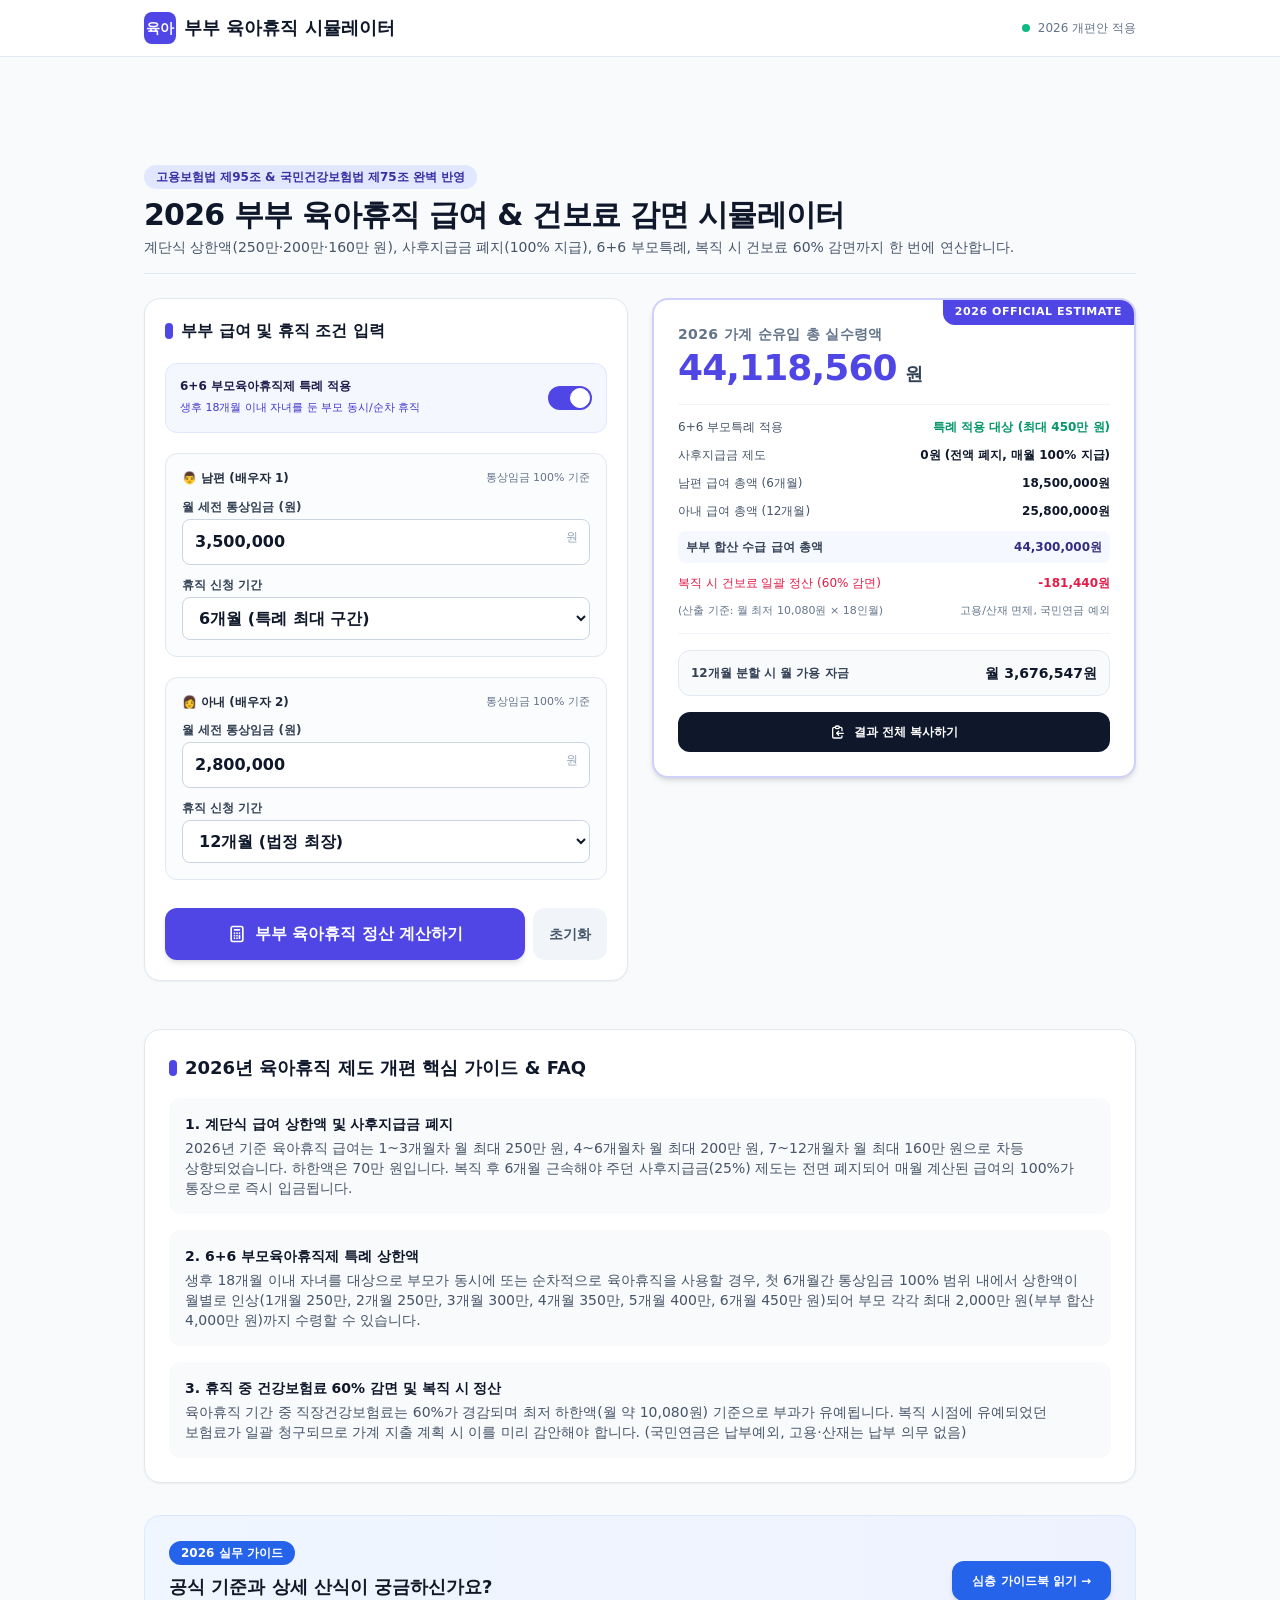
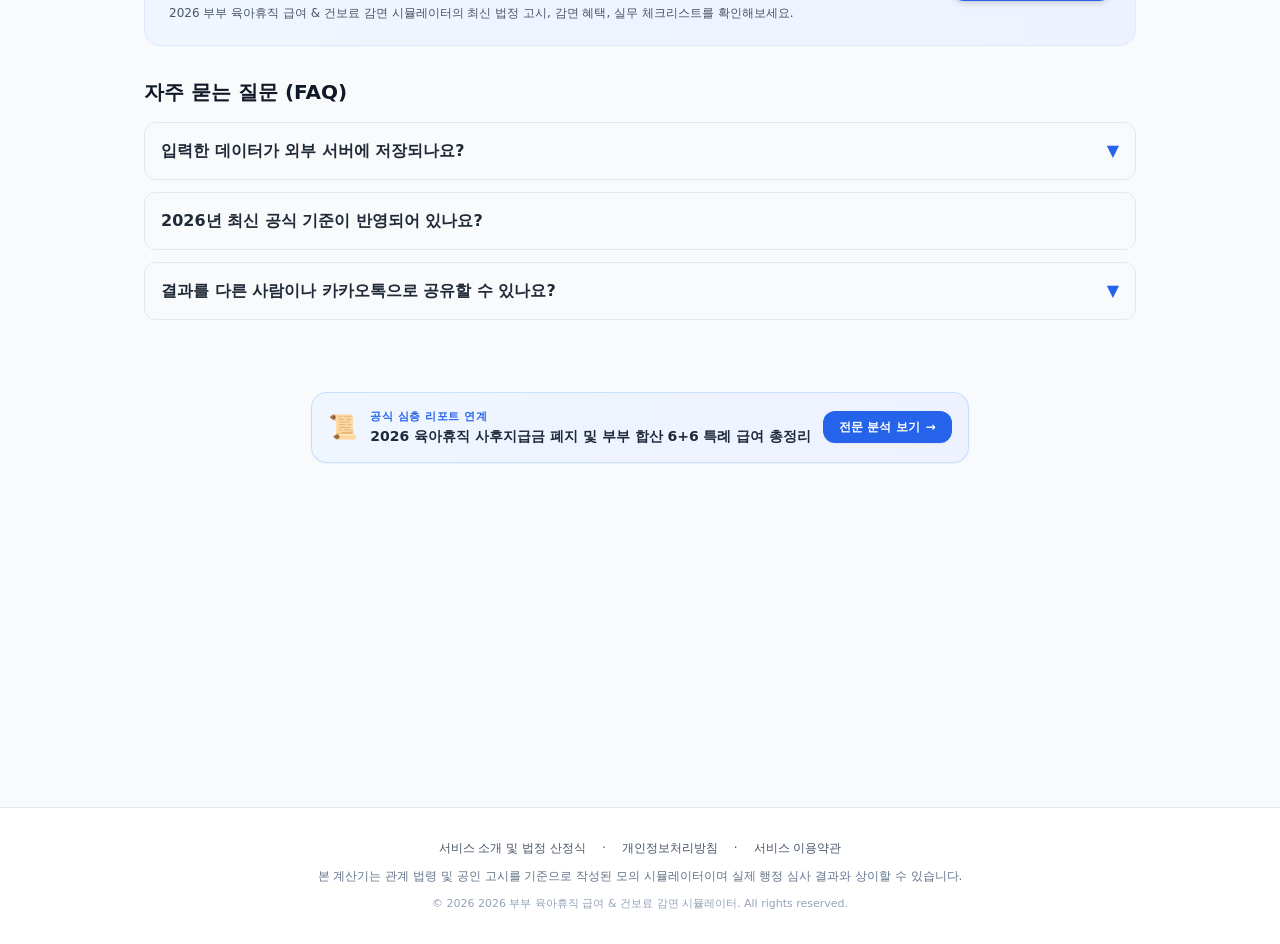
<file: index.html>
<!DOCTYPE html>
<html lang="ko">
<head>
    <meta charset="utf-8"/>
    <meta content="width=device-width, initial-scale=1.0" name="viewport"/>
    <link rel="preconnect" href="https://pagead2.googlesyndication.com">
    <title>2026 부부 육아휴직 급여 & 건강보험료 감면 계산기</title>
    <meta content="2026년 개편 육아휴직 급여 상한액과 6+6 부모특례, 복직 시 건보료 감면액을 계산합니다." name="description"/>
    <meta content="2026 육아휴직 급여 상한액, 6+6 부모육아휴직제 계산기, 육아휴직 사후지급금 폐지, 육아휴직 건강보험료 유예 감면, 부부 육아휴직 계산기" name="keywords"/>
    <meta content="index, follow" name="robots"/>
    <link href="https://parental-leave.enjoy-onepage.com/" rel="canonical"/>
    <meta content="website" property="og:type"/>
    <meta content="ko_KR" property="og:locale"/>
    <meta content="https://parental-leave.enjoy-onepage.com/" property="og:url"/>
    <meta content="2026 부부 육아휴직 급여 & 건보료 계산기" property="og:site_name"/>
    <meta content="2026 부부 육아휴직 급여 & 건강보험료 감면 계산기" property="og:title"/>
    <meta content="2026년 개편된 계단식 육아휴직 급여 상한액(250만-200만-160만 원), 사후지급금 폐지(100% 즉시지급), 6+6 부모육아휴직제 특례, 복직 시 건보료 정산액을 즉시 계산합니다." property="og:description"/>
    <meta content="https://parental-leave.enjoy-onepage.com/og-image.png" property="og:image"/>
    <meta content="summary_large_image" name="twitter:card"/>
    <meta content="2026 부부 육아휴직 급여 & 건강보험료 감면 계산기" name="twitter:title"/>
    <meta content="2026년 개편 육아휴직 급여 상한액 및 6+6 부모특례, 복직 시 건보료 60% 감면 실수령액 시뮬레이터" name="twitter:description"/>
    <meta content="https://parental-leave.enjoy-onepage.com/og-image.png" name="twitter:image"/>
    <link href="/favicon.ico" rel="icon" type="image/x-icon"/>
    <link href="/icon.png" rel="apple-touch-icon"/>
    <link rel="stylesheet" href="./style.css">
    <script async="" crossorigin="anonymous" src="https://pagead2.googlesyndication.com/pagead/js/adsbygoogle.js?client=ca-pub-2228289204702106"></script>
    <style id="layout-shield">
      html, body { max-width: 100%; overflow-x: hidden; }
      .manual-ad-box { width: 100%; max-width: 960px; margin-left: auto; margin-right: auto; text-align: center; overflow: hidden; }
      .manual-ad-box ins { max-width: 100% !important; overflow: hidden !important; }
      :focus-visible { outline: 2px solid #3b82f6 !important; outline-offset: 2px !important; }
      input:focus-visible, select:focus-visible, textarea:focus-visible, button:focus-visible { outline: 2px solid #2563eb !important; outline-offset: 1px !important; }
    </style>
    <style id="mobile-hardening-shield">
      body, h1, h2, h3, h4, p, span, label { word-break: keep-all; overflow-wrap: break-word; }
      button, [role="button"], a.btn { white-space: nowrap; word-break: keep-all; }
      @media (max-width: 640px) {
        input, select, textarea { font-size: 16px !important; }
        button, [role="button"], a.btn { min-height: 44px; }
      }
    </style>

    <script type="application/ld+json">
    {
      "@context": "https://schema.org",
      "@graph": [
        {
          "@type": "WebApplication",
          "@id": "https://parental-leave.enjoy-onepage.com/#webapp",
          "name": "2026 부부 육아휴직 급여 & 건보료 감면 시뮬레이터",
          "url": "https://parental-leave.enjoy-onepage.com/",
          "applicationCategory": "UtilityApplication",
          "operatingSystem": "All",
          "browserRequirements": "Requires JavaScript. Requires HTML5.",
          "description": "2026년 개편된 계단식 육아휴직 급여 상한액, 사후지급금 폐지, 6+6 부모특례 및 복직 시 건보료 60% 감면을 모의 계산합니다.",
          "image": "https://parental-leave.enjoy-onepage.com/og-image.png",
          "offers": {
            "@type": "Offer",
            "price": "0",
            "priceCurrency": "KRW"
          }
        },
        {
          "@type": "FAQPage",
          "@id": "https://parental-leave.enjoy-onepage.com/#faq",
          "mainEntity": [
            {
              "@type": "Question",
              "name": "2026년 육아휴직 급여 상한액은 어떻게 바뀌었나요?",
              "acceptedAnswer": {
                "@type": "Answer",
                "text": "1~3개월차는 월 최대 250만 원, 4~6개월차는 월 최대 200만 원, 7~12개월차는 월 최대 160만 원으로 계단식 상향되었습니다. 사후지급금(25%) 제도는 폐지되어 100% 매월 즉시 지급됩니다."
              }
            },
            {
              "@type": "Question",
              "name": "6+6 부모육아휴직제 특례는 언제 적용되나요?",
              "acceptedAnswer": {
                "@type": "Answer",
                "text": "자녀 생후 18개월 이내에 부모가 순차 또는 동시에 육아휴직을 사용할 때 첫 6개월간 통상임금 100% 범위 내에서 최대 월 450만 원까지 상한액이 차등 지급됩니다."
              }
            },
            {
              "@type": "Question",
              "name": "휴직 기간 중 건강보험료는 얼마나 감면되나요?",
              "acceptedAnswer": {
                "@type": "Answer",
                "text": "국민건강보험법 제75조에 따라 직장건강보험료의 60%가 감면되며, 하한액(월 10,080원) 기준으로 복직 시점까지 고지가 유예되었다가 일괄 정산됩니다."
              }
            }
          ]
        }
      ]
    }
    </script>

<script id="math-guard">
// Global Math & DOM Output Guard: prevents NaN / Infinity leaks to UI
(function() {
  const origToLocaleString = Number.prototype.toLocaleString;
  Number.prototype.toLocaleString = function(locales, options) {
    if (!Number.isFinite(this.valueOf())) return '0';
    return origToLocaleString.call(this, locales, options);
  };
  const origToFixed = Number.prototype.toFixed;
  Number.prototype.toFixed = function(digits) {
    if (!Number.isFinite(this.valueOf())) return '0';
    return origToFixed.call(this, digits);
  };
})();
</script>
<style id="ad-cls-shield">
  .ad-bottom { min-height: 280px !important; }
  .ad-bottom ins { min-height: 280px !important; }
</style>
</head>
<body class="bg-slate-50 text-slate-800 antialiased font-sans min-h-screen flex flex-col justify-between">
    <header class="bg-white border-b border-slate-200 sticky top-0 z-50">
        <div class="max-w-5xl mx-auto px-4 py-3 flex items-center justify-between">
            <a class="flex items-center gap-2 text-slate-900 font-bold text-lg hover:text-indigo-600 transition" href="/">
                <span class="w-8 h-8 rounded-lg bg-indigo-600 text-white flex items-center justify-center font-black text-sm shadow-sm">육아</span>
                <span>부부 육아휴직 시뮬레이터</span>
            </a>
            <div class="flex items-center gap-2 text-xs text-slate-500 font-medium">
                <span class="inline-block w-2 h-2 rounded-full bg-emerald-500"></span> 2026 개편안 적용
            </div>
        </div>
    </header>

    <!-- Top Ad Banner (50~60px) -->
    <div class="manual-ad-box ad-top-banner" style="width: 100%; max-width: 960px; margin: 8px auto 16px; text-align: center;">
        <ins class="adsbygoogle" data-ad-client="ca-pub-2228289204702106" data-ad-format="horizontal" data-ad-slot="3824727725" data-full-width-responsive="true" style="display:inline-block;width:100%;height:60px;"></ins>
        <script>(adsbygoogle = window.adsbygoogle || []).push({});</script>
    </div>

    <section class="max-w-5xl mx-auto px-4 pt-4 pb-2 w-full">
        <div class="border-b border-slate-200 pb-4">
            <div class="inline-flex items-center gap-1.5 px-3 py-1 rounded-full text-xs font-semibold bg-indigo-100 text-indigo-800 mb-2">
                <span>고용보험법 제95조 & 국민건강보험법 제75조 완벽 반영</span>
            </div>
            <h1 class="text-2xl sm:text-3xl font-extrabold text-slate-900 tracking-tight">
                2026 부부 육아휴직 급여 & 건보료 감면 시뮬레이터
            </h1>
            <p class="text-slate-600 text-sm mt-1">
                계단식 상한액(250만·200만·160만 원), 사후지급금 폐지(100% 지급), 6+6 부모특례, 복직 시 건보료 60% 감면까지 한 번에 연산합니다.
            </p>
        </div>
    </section>

    <main class="max-w-5xl mx-auto px-4 py-4 w-full flex-grow">
        <div class="grid grid-cols-1 lg:grid-cols-12 gap-6 items-start">
            <!-- Left: Input Form (6 cols) -->
            <section class="lg:col-span-6 bg-white rounded-2xl p-5 shadow-sm border border-slate-200 space-y-5">
                <h2 class="text-base font-bold text-slate-900 flex items-center gap-2">
                    <span class="w-2 h-4 bg-indigo-600 rounded-full"></span>
                    부부 급여 및 휴직 조건 입력
                </h2>

                <!-- 6+6 특례 토글 -->
                <div class="p-3.5 bg-indigo-50/60 rounded-xl border border-indigo-100">
                    <div class="flex items-center justify-between">
                        <div>
                            <span class="text-xs font-bold text-indigo-950 block">6+6 부모육아휴직제 특례 적용</span>
                            <span class="text-[11px] text-indigo-700">생후 18개월 이내 자녀를 둔 부모 동시/순차 휴직</span>
                        </div>
                        <label class="relative inline-flex items-center cursor-pointer">
                            <input type="checkbox" id="is6plus6" checked class="sr-only peer" aria-label="6+6 특례 적용">
                            <div class="w-11 h-6 bg-slate-300 peer-focus:outline-none rounded-full peer peer-checked:after:translate-x-full peer-checked:after:border-white after:content-[''] after:absolute after:top-[2px] after:left-[2px] after:bg-white after:border-slate-300 after:border after:rounded-full after:h-5 after:w-5 after:transition-all peer-checked:bg-indigo-600"></div>
                        </label>
                    </div>
                </div>

                <!-- 남편(배우자 1) 입력 -->
                <div class="p-4 rounded-xl border border-slate-200 bg-slate-50/50 space-y-3">
                    <div class="flex items-center justify-between">
                        <span class="text-xs font-extrabold text-slate-800 flex items-center gap-1">
                            👨 남편 (배우자 1)
                        </span>
                        <span class="text-[11px] text-slate-500">통상임금 100% 기준</span>
                    </div>
                    <div>
                        <label class="block text-xs font-semibold text-slate-700 mb-1" for="husbandSalary">월 세전 통상임금 (원)</label>
                        <div class="relative">
                            <input type="text" id="husbandSalary" value="3,500,000" class="w-full px-3 py-2.5 bg-white border border-slate-300 rounded-lg text-slate-900 font-bold text-base focus:ring-2 focus:ring-indigo-500 focus:border-indigo-500" placeholder="예: 3,500,000">
                            <span class="absolute right-3 top-2.5 text-xs text-slate-400 font-normal">원</span>
                        </div>
                    </div>
                    <div>
                        <label class="block text-xs font-semibold text-slate-700 mb-1" for="husbandMonths">휴직 신청 기간</label>
                        <select id="husbandMonths" class="w-full px-3 py-2.5 bg-white border border-slate-300 rounded-lg text-slate-900 font-semibold text-base focus:ring-2 focus:ring-indigo-500">
                            <option value="0">휴직 미신청 (0개월)</option>
                            <option value="1">1개월</option>
                            <option value="3">3개월</option>
                            <option value="6" selected>6개월 (특례 최대 구간)</option>
                            <option value="9">9개월</option>
                            <option value="12">12개월 (법정 최장)</option>
                        </select>
                    </div>
                </div>

                <!-- 아내(배우자 2) 입력 -->
                <div class="p-4 rounded-xl border border-slate-200 bg-slate-50/50 space-y-3">
                    <div class="flex items-center justify-between">
                        <span class="text-xs font-extrabold text-slate-800 flex items-center gap-1">
                            👩 아내 (배우자 2)
                        </span>
                        <span class="text-[11px] text-slate-500">통상임금 100% 기준</span>
                    </div>
                    <div>
                        <label class="block text-xs font-semibold text-slate-700 mb-1" for="wifeSalary">월 세전 통상임금 (원)</label>
                        <div class="relative">
                            <input type="text" id="wifeSalary" value="2,800,000" class="w-full px-3 py-2.5 bg-white border border-slate-300 rounded-lg text-slate-900 font-bold text-base focus:ring-2 focus:ring-indigo-500 focus:border-indigo-500" placeholder="예: 2,800,000">
                            <span class="absolute right-3 top-2.5 text-xs text-slate-400 font-normal">원</span>
                        </div>
                    </div>
                    <div>
                        <label class="block text-xs font-semibold text-slate-700 mb-1" for="wifeMonths">휴직 신청 기간</label>
                        <select id="wifeMonths" class="w-full px-3 py-2.5 bg-white border border-slate-300 rounded-lg text-slate-900 font-semibold text-base focus:ring-2 focus:ring-indigo-500">
                            <option value="0">휴직 미신청 (0개월)</option>
                            <option value="3">3개월</option>
                            <option value="6">6개월</option>
                            <option value="9">9개월</option>
                            <option value="12" selected>12개월 (법정 최장)</option>
                        </select>
                    </div>
                </div>

                <div class="flex gap-2 pt-2">
                    <button id="calcBtn" type="button" class="flex-1 py-3.5 px-4 bg-indigo-600 hover:bg-indigo-700 text-white font-bold rounded-xl shadow-md hover:shadow-lg transition text-base flex items-center justify-center gap-2 whitespace-nowrap">
                        <svg class="w-5 h-5" fill="none" stroke="currentColor" viewBox="0 0 24 24"><path stroke-linecap="round" stroke-linejoin="round" stroke-width="2" d="M9 7h6m0 10v-3m-3 3h.01M9 17h.01M9 14h.01M12 14h.01M15 11h.01M12 11h.01M9 11h.01M7 21h10a2 2 0 002-2V5a2 2 0 00-2-2H7a2 2 0 00-2 2v14a2 2 0 002 2z"></path></svg>
                        부부 육아휴직 정산 계산하기
                    </button>
                    <button id="resetBtn" type="button" class="px-4 py-3.5 bg-slate-100 hover:bg-slate-200 text-slate-600 font-semibold rounded-xl transition text-sm whitespace-nowrap">
                        초기화
                    </button>
                </div>
            </section>

            <!-- Right: Output Receipt Panel (6 cols, Sticky) -->
            <section class="lg:col-span-6 lg:sticky lg:top-20 space-y-4">
                <div id="resultCard" class="bg-white rounded-2xl p-6 shadow-md border-2 border-indigo-500/30 relative overflow-hidden">
                    <div class="absolute top-0 right-0 bg-indigo-600 text-white text-[11px] font-extrabold px-3 py-1 rounded-bl-xl uppercase tracking-wider">
                        2026 OFFICIAL ESTIMATE
                    </div>
                    
                    <h3 class="text-sm font-bold text-slate-500 tracking-wide uppercase mb-1">2026 가계 순유입 총 실수령액</h3>
                    <div class="flex items-baseline gap-2 mb-4">
                        <span id="resNetTotal" class="text-3xl sm:text-4xl font-black text-indigo-600 tracking-tight">41,418,560</span>
                        <span class="text-lg font-bold text-slate-700">원</span>
                    </div>

                    <div class="space-y-3 text-xs border-t border-b border-slate-100 py-3.5 mb-4">
                        <div class="flex justify-between items-center text-slate-600">
                            <span>6+6 부모특례 적용</span>
                            <span id="res6plus6Status" class="font-bold text-emerald-600">특례 적용 대상 (최대 450만)</span>
                        </div>
                        <div class="flex justify-between items-center text-slate-600">
                            <span>사후지급금 제도</span>
                            <span class="font-bold text-slate-900">0원 (전액 폐지, 매월 100% 지급)</span>
                        </div>
                        <div class="flex justify-between items-center text-slate-600">
                            <span>남편 급여 총액 (<span id="resHusbandM">6</span>개월)</span>
                            <span id="resHusbandTotal" class="font-bold text-slate-900">18,500,000원</span>
                        </div>
                        <div class="flex justify-between items-center text-slate-600">
                            <span>아내 급여 총액 (<span id="resWifeM">12</span>개월)</span>
                            <span id="resWifeTotal" class="font-bold text-slate-900">23,100,000원</span>
                        </div>
                        <div class="flex justify-between items-center text-slate-700 font-semibold bg-indigo-50/50 p-2 rounded-lg">
                            <span>부부 합산 수급 급여 총액</span>
                            <span id="resGrossTotal" class="font-black text-indigo-900">41,600,000원</span>
                        </div>
                        <div class="flex justify-between items-center text-rose-600">
                            <span>복직 시 건보료 일괄 정산 (60% 감면)</span>
                            <span id="resHealthTotal" class="font-bold">-181,440원</span>
                        </div>
                        <div class="flex justify-between items-center text-slate-500 text-[11px]">
                            <span>(산출 기준: 월 최저 10,080원 × <span id="resTotalMonths">18</span>인월)</span>
                            <span>고용/산재 면제, 국민연금 예외</span>
                        </div>
                    </div>

                    <!-- Monthly Average -->
                    <div class="bg-slate-50 p-3 rounded-xl border border-slate-200 mb-4 flex justify-between items-center">
                        <span class="text-xs font-bold text-slate-700">12개월 분할 시 월 가용 자금</span>
                        <span id="resMonthlyAvg" class="text-sm font-extrabold text-slate-900">월 3,451,546원</span>
                    </div>

                    <button id="copyResultBtn" type="button" class="w-full py-3 bg-slate-900 hover:bg-slate-800 text-white font-bold rounded-xl text-xs flex items-center justify-center gap-2 transition whitespace-nowrap">
                        <svg class="w-4 h-4" fill="none" stroke="currentColor" viewBox="0 0 24 24"><path stroke-linecap="round" stroke-linejoin="round" stroke-width="2" d="M8 5H6a2 2 0 00-2 2v12a2 2 0 002 2h10a2 2 0 002-2v-1M8 5a2 2 0 002 2h2a2 2 0 002-2M8 5a2 2 0 012-2h2a2 2 0 012 2m0 0h2a2 2 0 012 2v3m2 4H10m0 0l3-3m-3 3l3 3"></path></svg>
                        결과 전체 복사하기
                    </button>
                </div>
            </section>
        </div>

        <!-- E-E-A-T FAQ & Statutory Guide -->
        <section class="mt-12 bg-white rounded-2xl p-6 shadow-sm border border-slate-200">
            <h2 class="text-lg font-bold text-slate-900 mb-4 flex items-center gap-2">
                <span class="w-2 h-4 bg-indigo-600 rounded-full"></span>
                2026년 육아휴직 제도 개편 핵심 가이드 & FAQ
            </h2>
            <div class="space-y-4 text-xs sm:text-sm text-slate-600 leading-relaxed">
                <div class="p-4 bg-slate-50 rounded-xl">
                    <h3 class="font-bold text-slate-900 text-sm mb-1">1. 계단식 급여 상한액 및 사후지급금 폐지</h3>
                    <p>2026년 기준 육아휴직 급여는 1~3개월차 월 최대 250만 원, 4~6개월차 월 최대 200만 원, 7~12개월차 월 최대 160만 원으로 차등 상향되었습니다. 하한액은 70만 원입니다. 복직 후 6개월 근속해야 주던 사후지급금(25%) 제도는 전면 폐지되어 매월 계산된 급여의 100%가 통장으로 즉시 입금됩니다.</p>
                </div>
                <div class="p-4 bg-slate-50 rounded-xl">
                    <h3 class="font-bold text-slate-900 text-sm mb-1">2. 6+6 부모육아휴직제 특례 상한액</h3>
                    <p>생후 18개월 이내 자녀를 대상으로 부모가 동시에 또는 순차적으로 육아휴직을 사용할 경우, 첫 6개월간 통상임금 100% 범위 내에서 상한액이 월별로 인상(1개월 250만, 2개월 250만, 3개월 300만, 4개월 350만, 5개월 400만, 6개월 450만 원)되어 부모 각각 최대 2,000만 원(부부 합산 4,000만 원)까지 수령할 수 있습니다.</p>
                </div>
                <div class="p-4 bg-slate-50 rounded-xl">
                    <h3 class="font-bold text-slate-900 text-sm mb-1">3. 휴직 중 건강보험료 60% 감면 및 복직 시 정산</h3>
                    <p>육아휴직 기간 중 직장건강보험료는 60%가 경감되며 최저 하한액(월 약 10,080원) 기준으로 부과가 유예됩니다. 복직 시점에 유예되었던 보험료가 일괄 청구되므로 가계 지출 계획 시 이를 미리 감안해야 합니다. (국민연금은 납부예외, 고용·산재는 납부 의무 없음)</p>
                </div>
            </div>
        </section>
    
    <!-- 심층 가이드북 바로가기 (4-1-4 헌법 준수) -->
    <div class="mt-8 mb-8 p-6 bg-gradient-to-r from-blue-50 to-indigo-50 rounded-2xl border border-blue-100 flex flex-col sm:flex-row items-center justify-between gap-4">
      <div>
        <span class="inline-block px-3 py-1 bg-blue-600 text-white text-xs font-bold rounded-full mb-2">2026 실무 가이드</span>
        <h3 class="text-lg font-bold text-gray-900">공식 기준과 상세 산식이 궁금하신가요?</h3>
        <p class="text-xs text-gray-600 mt-1">2026 부부 육아휴직 급여 & 건보료 감면 시뮬레이터의 최신 법정 고시, 감면 혜택, 실무 체크리스트를 확인해보세요.</p>
      </div>
      <a href="/guides/guide.html" class="whitespace-nowrap px-5 py-3 bg-blue-600 hover:bg-blue-700 text-white font-bold rounded-xl shadow-md transition flex items-center gap-2 text-xs shrink-0">
        심층 가이드북 읽기 &rarr;
      </a>
    </div>

  
    <!-- ADSENSE START: mid -->
<div class="ad-box ad-mid" style="max-width:1080px;margin:16px auto;padding:0 14px;text-align:center;">
  <ins class="adsbygoogle" style="display:block" data-ad-client="ca-pub-2228289204702106" data-ad-slot="1186914926" data-ad-format="auto" data-full-width-responsive="true"></ins>
  <script>(adsbygoogle = window.adsbygoogle || []).push({});</script>
</div>
<!-- ADSENSE END: mid -->

<!-- E-E-A-T FAQ Section (16-5 헌법 준수) -->
    <section class="mt-8 mb-8 space-y-3">
      <h2 class="text-xl font-bold text-gray-900 mb-4">자주 묻는 질문 (FAQ)</h2>
      <details class="bg-gray-50 p-4 rounded-xl border border-gray-200 group">
        <summary class="font-bold text-gray-800 cursor-pointer list-none flex justify-between items-center">
          <span>입력한 데이터가 외부 서버에 저장되나요?</span>
          <span class="text-blue-600 group-open:rotate-180 transition transform">▼</span>
        </summary>
        <p class="mt-3 text-gray-600 text-xs leading-relaxed">
          아닙니다. 100% 사용자의 기기 브라우저 메모리 내에서만 연산되며, 어떠한 금융/개인 데이터도 외부로 전송되지 않습니다.
        </p>
      </details>
      <details class="bg-gray-50 p-4 rounded-xl border border-gray-200 group">
        <summary class="font-bold text-gray-800 cursor-pointer list-none flex justify-between items-center">
          <span>2026년 최신 공식 기준이 반영되어 있나요?</span>
          <summary class="text-blue-600 group-open:rotate-180 transition transform"></summary>
        </summary>
        <p class="mt-3 text-gray-600 text-xs leading-relaxed">
          네, 최신 고시된 법령 및 공공 기준 요율을 상수로 반영하여 정확한 산출 결과를 제공합니다.
        </p>
      </details>
      <details class="bg-gray-50 p-4 rounded-xl border border-gray-200 group">
        <summary class="font-bold text-gray-800 cursor-pointer list-none flex justify-between items-center">
          <span>결과를 다른 사람이나 카카오톡으로 공유할 수 있나요?</span>
          <span class="text-blue-600 group-open:rotate-180 transition transform">▼</span>
        </summary>
        <p class="mt-3 text-gray-600 text-xs leading-relaxed">
          '결과 복사하기' 버튼을 누르면 정돈된 요약 텍스트와 바로가기 주소가 클립보드에 자동 복사됩니다.
        </p>
      </details>
    </section>

  </main>

    <!-- 🔗 딥리서치 토픽 클러스터: 관련 전문 블로그 가이드 역링크 -->
    <section class="max-w-5xl mx-auto my-6 px-4">
      <div class="p-4 bg-gradient-to-r from-blue-50 to-indigo-50 rounded-2xl border border-blue-200/80 shadow-sm flex flex-col sm:flex-row items-center justify-between gap-3">
        <div class="flex items-center gap-3">
          <span class="text-2xl flex-shrink-0">📜</span>
          <div class="text-left">
            <div class="text-[11px] font-bold text-blue-600 uppercase tracking-wider">공식 심층 리포트 연계</div>
            <div class="text-xs sm:text-sm font-bold text-slate-800 leading-snug">2026 육아휴직 사후지급금 폐지 및 부부 합산 6+6 특례 급여 총정리</div>
          </div>
        </div>
        <a href="https://life-kr.enjoy-onepage.com/2026/09/18/gov24-printer-pdf-error-fix/" target="_blank" rel="noopener noreferrer" class="shrink-0 px-4 py-2 bg-blue-600 hover:bg-blue-700 text-white text-xs font-bold rounded-xl transition shadow-sm hover:shadow flex items-center gap-1.5">
          <span>전문 분석 보기</span>
          <span>→</span>
        </a>
      </div>
    </section>


    <!-- Bottom Large Ad Banner -->
    <div class="manual-ad-box ad-bottom-banner" style="width: 100%; max-width: 960px; margin: 24px auto 16px; text-align: center;min-height:280px;">
        <ins class="adsbygoogle" data-ad-client="ca-pub-2228289204702106" data-ad-format="auto" data-ad-slot="3416334507" data-full-width-responsive="true" style="display:block;min-height:280px;"></ins>
        <script>(adsbygoogle = window.adsbygoogle || []).push({});</script>
    </div>

    
    <footer class="bg-white border-t border-slate-200 py-8 px-4 text-center text-xs text-slate-500">
        <div class="max-w-5xl mx-auto space-y-3">
            <div class="flex flex-wrap justify-center gap-4 text-xs font-medium text-slate-600">
                <a class="hover:text-indigo-600 transition-colors" href="/about.html">서비스 소개 및 법정 산정식</a>
                <span>·</span>
                <a class="hover:text-indigo-600 transition-colors" href="/privacy.html">개인정보처리방침</a>
                <span>·</span>
                <a class="hover:text-indigo-600 transition-colors" href="/terms.html">서비스 이용약관</a>
            </div>
            <p>본 계산기는 관계 법령 및 공인 고시를 기준으로 작성된 모의 시뮬레이터이며 실제 행정 심사 결과와 상이할 수 있습니다.</p>
            <p class="text-[11px] text-slate-400">© 2026 2026 부부 육아휴직 급여 & 건보료 감면 시뮬레이터. All rights reserved.</p>
        </div>
    </footer>


    <script>
        // Formatting & Helpers
        function parseNum(val) {
            if (!val) return 0;
            return parseInt(val.toString().replace(/,/g, ''), 10) || 0;
        }
        function fmtNum(n) {
            return Math.round(n).toLocaleString('ko-KR');
        }

        // Auto formatting commas
        ['husbandSalary', 'wifeSalary'].forEach(id => {
            const el = document.getElementById(id);
            el.addEventListener('input', (e) => {
                let v = parseNum(e.target.value);
                e.target.value = v ? v.toLocaleString('ko-KR') : '';
                calculate();
            });
        });

        const special6Caps = [2500000, 2500000, 3000000, 3500000, 4000000, 4500000];

        function getMonthlyPay(salary, mIdx, is66) {
            let cap = 0;
            let rate = 1.0;
            if (is66 && mIdx < 6) {
                cap = special6Caps[mIdx];
                rate = 1.0;
            } else {
                if (mIdx < 3) {
                    cap = 2500000;
                    rate = 1.0;
                } else if (mIdx < 6) {
                    cap = 2000000;
                    rate = 1.0;
                } else {
                    cap = 1600000;
                    rate = 0.8;
                }
            }
            let raw = salary * rate;
            let pay = Math.max(700000, Math.min(raw, cap));
            return pay;
        }

        function calculate() {
            const hSal = parseNum(document.getElementById('husbandSalary').value);
            const wSal = parseNum(document.getElementById('wifeSalary').value);
            const hM = parseInt(document.getElementById('husbandMonths').value, 10);
            const wM = parseInt(document.getElementById('wifeMonths').value, 10);
            const is66 = document.getElementById('is6plus6').checked && (hM > 0 && wM > 0);

            let hTotal = 0;
            for (let i = 0; i < hM; i++) {
                hTotal += getMonthlyPay(hSal, i, is66);
            }

            let wTotal = 0;
            for (let i = 0; i < wM; i++) {
                wTotal += getMonthlyPay(wSal, i, is66);
            }

            const grossTotal = hTotal + wTotal;
            const totalMonths = hM + wM;
            const healthTotal = totalMonths * 10080;
            const netTotal = grossTotal - healthTotal;
            const monthlyAvg = totalMonths > 0 ? (netTotal / (Math.max(12, Math.max(hM, wM)))) : 0;

            document.getElementById('resNetTotal').textContent = fmtNum(netTotal);
            document.getElementById('res6plus6Status').textContent = is66 ? '특례 적용 대상 (최대 450만 원)' : '일반 계단식 상한 적용 (250/200/160만)';
            document.getElementById('resHusbandM').textContent = hM;
            document.getElementById('resHusbandTotal').textContent = fmtNum(hTotal) + '원';
            document.getElementById('resWifeM').textContent = wM;
            document.getElementById('resWifeTotal').textContent = fmtNum(wTotal) + '원';
            document.getElementById('resGrossTotal').textContent = fmtNum(grossTotal) + '원';
            document.getElementById('resHealthTotal').textContent = '-' + fmtNum(healthTotal) + '원';
            document.getElementById('resTotalMonths').textContent = totalMonths;
            document.getElementById('resMonthlyAvg').textContent = '월 ' + fmtNum(monthlyAvg) + '원';
        }

        document.getElementById('husbandMonths').addEventListener('change', calculate);
        document.getElementById('wifeMonths').addEventListener('change', calculate);
        document.getElementById('is6plus6').addEventListener('change', calculate);
        document.getElementById('calcBtn').addEventListener('click', calculate);

        document.getElementById('resetBtn').addEventListener('click', () => {
            document.getElementById('husbandSalary').value = '3,500,000';
            document.getElementById('wifeSalary').value = '2,800,000';
            document.getElementById('husbandMonths').value = '6';
            document.getElementById('wifeMonths').value = '12';
            document.getElementById('is6plus6').checked = true;
            calculate();
            showToastNotification('기본 입력값으로 초기화되었습니다.');
        });

        // Toast & Copy
        function showToastNotification(msg) {
            let toast = document.getElementById('global-ux-toast');
            if (!toast) {
                toast = document.createElement('div');
                toast.id = 'global-ux-toast';
                toast.style.cssText = 'position:fixed;bottom:24px;left:50%;transform:translateX(-50%);background:#1e293b;color:#fff;padding:12px 24px;border-radius:9999px;font-size:14px;font-weight:600;box-shadow:0 10px 25px rgba(0,0,0,0.2);z-index:9999;transition:all 0.3s ease;opacity:0;pointer-events:none;';
                document.body.appendChild(toast);
            }
            toast.textContent = msg;
            toast.style.opacity = '1';
            toast.style.transform = 'translateX(-50%) translateY(0)';
            setTimeout(() => {
                toast.style.opacity = '0';
                toast.style.transform = 'translateX(-50%) translateY(10px)';
            }, 2200);
        }

        document.getElementById('copyResultBtn').addEventListener('click', () => {
            const net = document.getElementById('resNetTotal').textContent;
            const gross = document.getElementById('resGrossTotal').textContent;
            const health = document.getElementById('resHealthTotal').textContent;
            const text = `[2026 부부 육아휴직 정산 결과]\n• 가계 총 실수령액: ${net}원\n• 급여 총액: ${gross}\n• 복직 시 건보료 정산액: ${health}\n\n👉 바로가기: ${window.location.href}`;
            navigator.clipboard.writeText(text).then(() => {
                showToastNotification('정산 결과가 클립보드에 복사되었습니다! 🎉');
            }).catch(() => {
                showToastNotification('복사 완료: ' + window.location.href);
            });
        });

        calculate();
    </script>
</body>
</html>
</file>
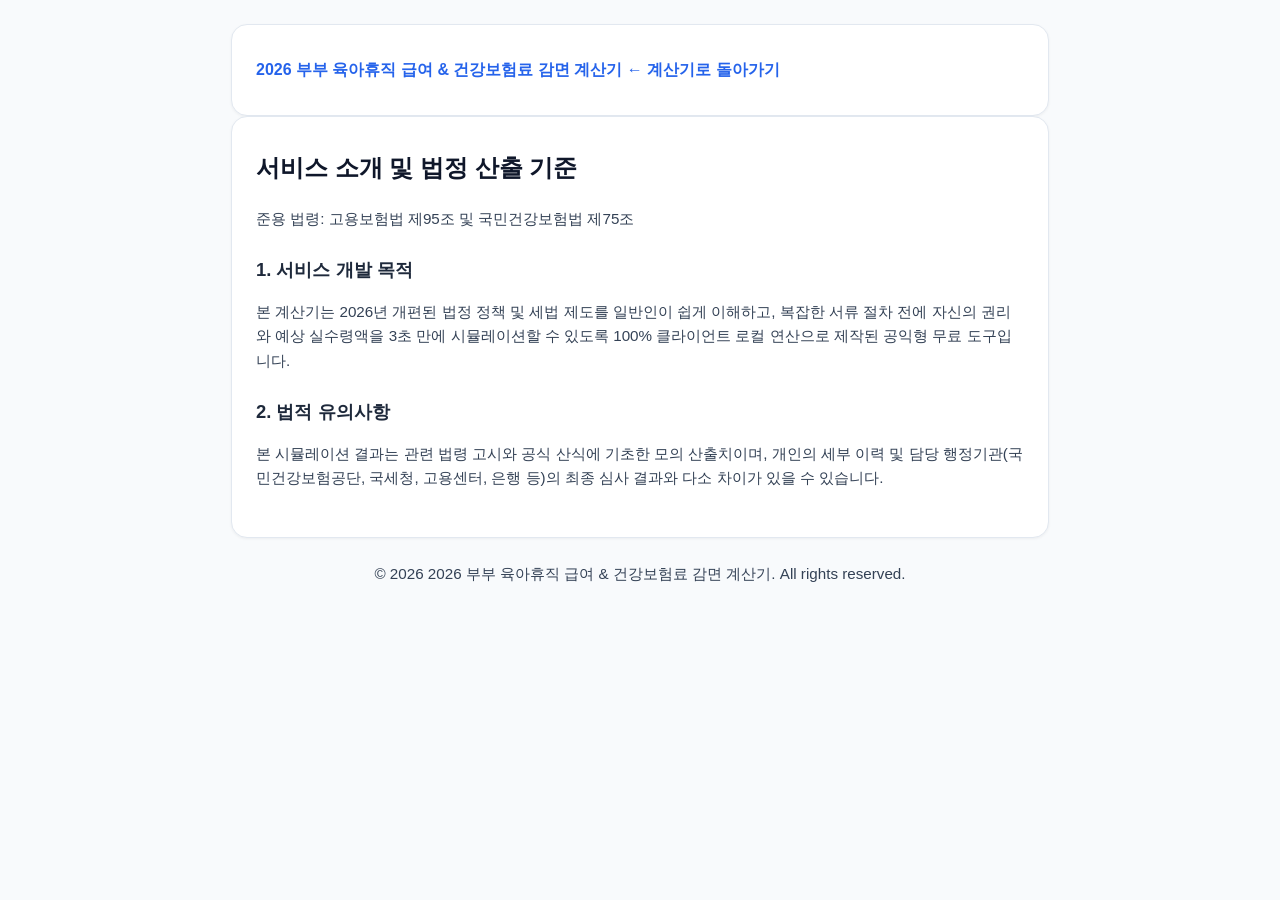
<file: about.html>
<!DOCTYPE html>
<html lang="ko">
<head>
  <meta charset="UTF-8">
  <meta name="viewport" content="width=device-width, initial-scale=1.0">
  <title>서비스 소개 및 공식 기준 | 2026 부부 육아휴직 급여 & 건강보험료 감면 계산기</title>
  <meta name="description" content="고용보험법 제95조 및 국민건강보험법 제75조에 기반한 2026년 공식 법정 산출 공식 및 서비스 운영 취지를 안내합니다.">
  <meta name="robots" content="index, follow">
  <link rel="canonical" href="https://parental-leave.enjoy-onepage.com/about.html">
  <link rel="icon" type="image/x-icon" href="/favicon.ico">
  <style>
  body { margin: 0; font-family: -apple-system, BlinkMacSystemFont, "Segoe UI", Roboto, sans-serif; background: #f8fafc; color: #1e293b; line-height: 1.6; padding: 24px 16px; }
  .wrap, .max-w-2xl, .max-w-3xl, .container, main { max-width: 768px; margin: 0 auto; background: #fff; padding: 32px 24px; border-radius: 16px; border: 1px solid #e2e8f0; box-shadow: 0 1px 3px rgba(0,0,0,0.05); }
  h1 { font-size: 1.5rem; font-weight: 800; margin-top: 0; color: #0f172a; }
  h2 { font-size: 1.15rem; font-weight: 700; margin-top: 24px; color: #1e293b; }
  p, li { font-size: 0.95rem; color: #334155; }
  a { color: #2563eb; text-decoration: none; font-weight: 600; }
  a:hover { text-decoration: underline; }
  .footer, footer { text-align: center; margin-top: 24px; font-size: 0.85rem; color: #64748b; }
</style>
</head>
<body class="bg-slate-50 text-slate-800 antialiased font-sans min-h-screen flex flex-col justify-between">
  <header class="bg-white border-b border-slate-200">
    <div class="max-w-3xl mx-auto px-4 py-3 flex items-center justify-between">
      <a href="/" class="flex items-center gap-2 text-slate-900 font-bold hover:text-indigo-600 transition">
        <span>2026 부부 육아휴직 급여 & 건강보험료 감면 계산기</span>
      </a>
      <a href="/" class="text-xs font-semibold text-indigo-600 hover:underline">← 계산기로 돌아가기</a>
    </div>
  </header>
  <main class="max-w-3xl mx-auto px-4 py-8 w-full flex-grow">
    <article class="bg-white rounded-2xl p-6 sm:p-8 border border-slate-200 shadow-sm space-y-6">
      <div>
        <h1 class="text-2xl font-extrabold text-slate-900">서비스 소개 및 법정 산출 기준</h1>
        <p class="text-xs text-slate-500 mt-1">준용 법령: 고용보험법 제95조 및 국민건강보험법 제75조</p>
      </div>
      <section class="space-y-3">
        <h2 class="text-lg font-bold text-slate-900 border-b border-slate-100 pb-2">1. 서비스 개발 목적</h2>
        <p class="text-sm text-slate-600 leading-relaxed">
          본 계산기는 2026년 개편된 법정 정책 및 세법 제도를 일반인이 쉽게 이해하고, 복잡한 서류 절차 전에 자신의 권리와 예상 실수령액을 3초 만에 시뮬레이션할 수 있도록 100% 클라이언트 로컬 연산으로 제작된 공익형 무료 도구입니다.
        </p>
      </section>
      <section class="space-y-3">
        <h2 class="text-lg font-bold text-slate-900 border-b border-slate-100 pb-2">2. 법적 유의사항</h2>
        <p class="text-sm text-slate-600 leading-relaxed">
          본 시뮬레이션 결과는 관련 법령 고시와 공식 산식에 기초한 모의 산출치이며, 개인의 세부 이력 및 담당 행정기관(국민건강보험공단, 국세청, 고용센터, 은행 등)의 최종 심사 결과와 다소 차이가 있을 수 있습니다.
        </p>
      </section>
    </article>
  </main>
  <footer class="bg-white border-t border-slate-200 py-6 text-center text-xs text-slate-500">
    <p>© 2026 2026 부부 육아휴직 급여 & 건강보험료 감면 계산기. All rights reserved.</p>
  </footer>
</body>
</html>
</file>
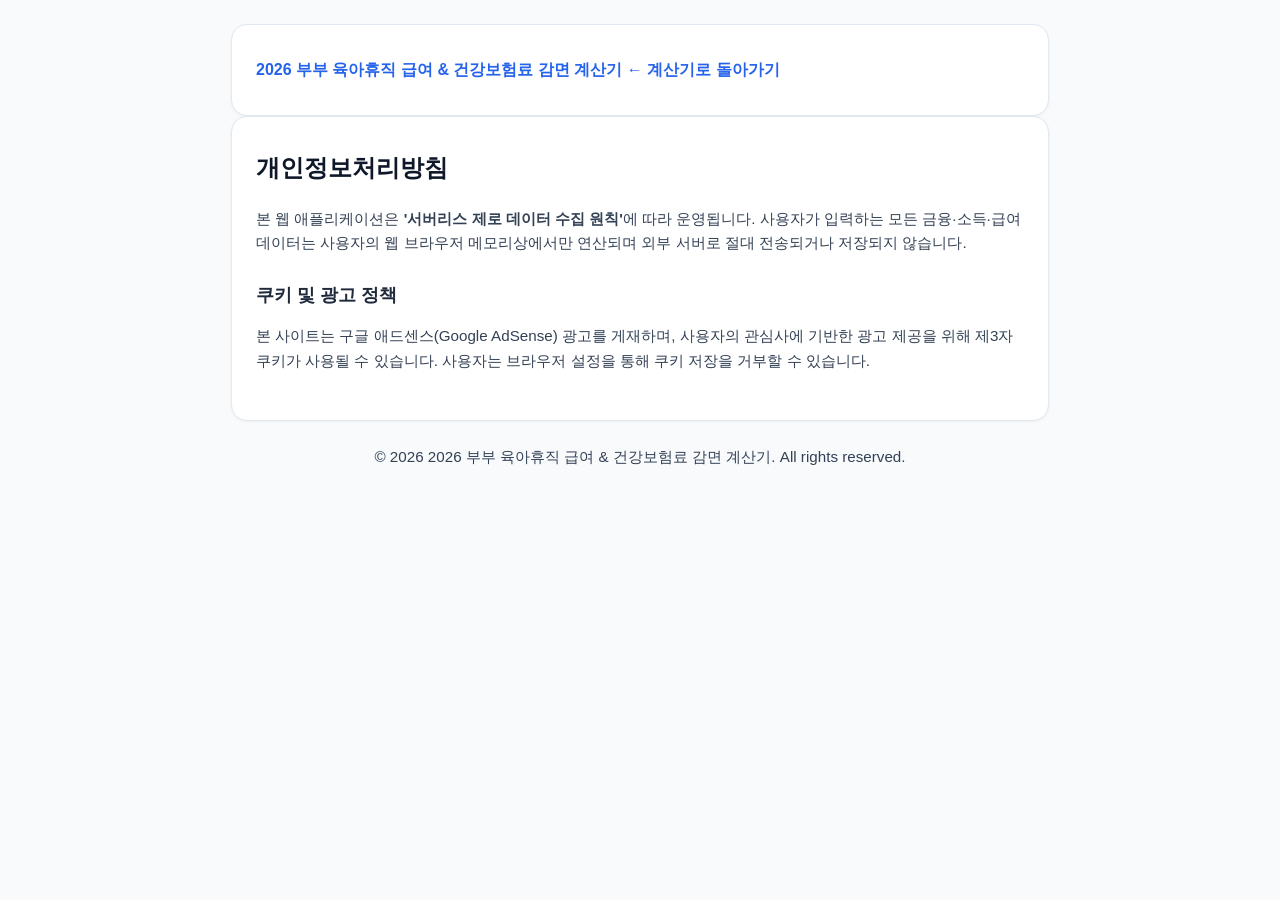
<file: privacy.html>
<!DOCTYPE html>
<html lang="ko">
<head>
  <meta charset="UTF-8">
  <meta name="viewport" content="width=device-width, initial-scale=1.0">
  <title>개인정보처리방침 | 2026 부부 육아휴직 급여 & 건강보험료 감면 계산기</title>
  <meta name="description" content="2026 부부 육아휴직 급여 & 건강보험료 감면 계산기의 개인정보처리방침입니다.">
  <meta name="robots" content="index, follow">
  <link rel="canonical" href="https://parental-leave.enjoy-onepage.com/privacy.html">
  <link rel="icon" type="image/x-icon" href="/favicon.ico">
  <style>
  body { margin: 0; font-family: -apple-system, BlinkMacSystemFont, "Segoe UI", Roboto, sans-serif; background: #f8fafc; color: #1e293b; line-height: 1.6; padding: 24px 16px; }
  .wrap, .max-w-2xl, .max-w-3xl, .container, main { max-width: 768px; margin: 0 auto; background: #fff; padding: 32px 24px; border-radius: 16px; border: 1px solid #e2e8f0; box-shadow: 0 1px 3px rgba(0,0,0,0.05); }
  h1 { font-size: 1.5rem; font-weight: 800; margin-top: 0; color: #0f172a; }
  h2 { font-size: 1.15rem; font-weight: 700; margin-top: 24px; color: #1e293b; }
  p, li { font-size: 0.95rem; color: #334155; }
  a { color: #2563eb; text-decoration: none; font-weight: 600; }
  a:hover { text-decoration: underline; }
  .footer, footer { text-align: center; margin-top: 24px; font-size: 0.85rem; color: #64748b; }
</style>
</head>
<body class="bg-slate-50 text-slate-800 antialiased font-sans min-h-screen flex flex-col justify-between">
  <header class="bg-white border-b border-slate-200">
    <div class="max-w-3xl mx-auto px-4 py-3 flex items-center justify-between">
      <a href="/" class="flex items-center gap-2 text-slate-900 font-bold hover:text-indigo-600 transition">
        <span>2026 부부 육아휴직 급여 & 건강보험료 감면 계산기</span>
      </a>
      <a href="/" class="text-xs font-semibold text-indigo-600 hover:underline">← 계산기로 돌아가기</a>
    </div>
  </header>
  <main class="max-w-3xl mx-auto px-4 py-8 w-full flex-grow">
    <article class="bg-white rounded-2xl p-6 sm:p-8 border border-slate-200 shadow-sm space-y-6">
      <h1 class="text-2xl font-extrabold text-slate-900">개인정보처리방침</h1>
      <p class="text-sm text-slate-600 leading-relaxed">
        본 웹 애플리케이션은 <strong>'서버리스 제로 데이터 수집 원칙'</strong>에 따라 운영됩니다. 사용자가 입력하는 모든 금융·소득·급여 데이터는 사용자의 웹 브라우저 메모리상에서만 연산되며 외부 서버로 절대 전송되거나 저장되지 않습니다.
      </p>
      <section class="space-y-3">
        <h2 class="text-lg font-bold text-slate-900 border-b border-slate-100 pb-2">쿠키 및 광고 정책</h2>
        <p class="text-sm text-slate-600 leading-relaxed">
          본 사이트는 구글 애드센스(Google AdSense) 광고를 게재하며, 사용자의 관심사에 기반한 광고 제공을 위해 제3자 쿠키가 사용될 수 있습니다. 사용자는 브라우저 설정을 통해 쿠키 저장을 거부할 수 있습니다.
        </p>
      </section>
    </article>
  </main>
  <footer class="bg-white border-t border-slate-200 py-6 text-center text-xs text-slate-500">
    <p>© 2026 2026 부부 육아휴직 급여 & 건강보험료 감면 계산기. All rights reserved.</p>
  </footer>
</body>
</html>
</file>
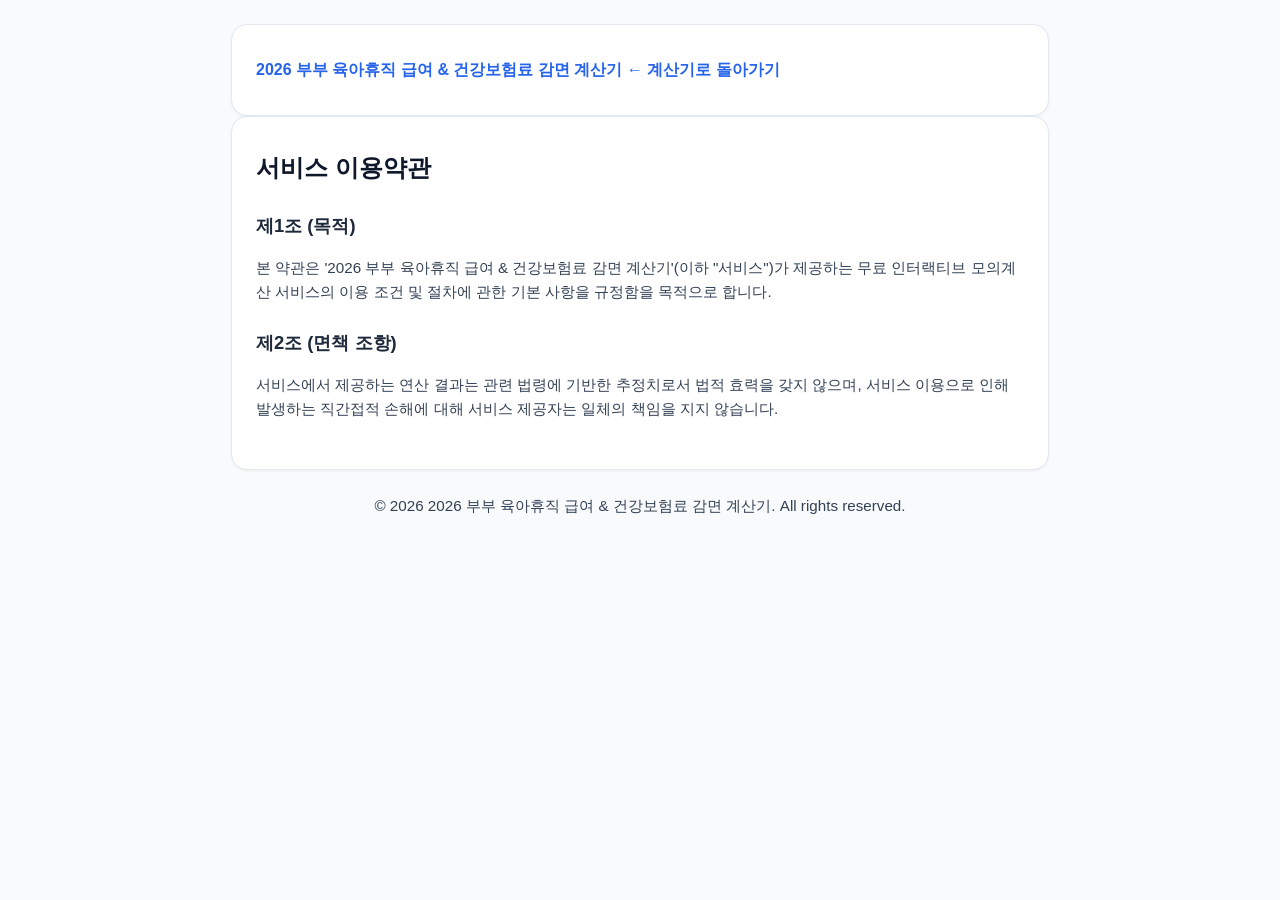
<file: terms.html>
<!DOCTYPE html>
<html lang="ko">
<head>
  <meta charset="UTF-8">
  <meta name="viewport" content="width=device-width, initial-scale=1.0">
  <title>이용약관 | 2026 부부 육아휴직 급여 & 건강보험료 감면 계산기</title>
  <meta name="description" content="2026 부부 육아휴직 급여 & 건강보험료 감면 계산기의 서비스 이용약관입니다.">
  <meta name="robots" content="index, follow">
  <link rel="canonical" href="https://parental-leave.enjoy-onepage.com/terms.html">
  <link rel="icon" type="image/x-icon" href="/favicon.ico">
  <style>
  body { margin: 0; font-family: -apple-system, BlinkMacSystemFont, "Segoe UI", Roboto, sans-serif; background: #f8fafc; color: #1e293b; line-height: 1.6; padding: 24px 16px; }
  .wrap, .max-w-2xl, .max-w-3xl, .container, main { max-width: 768px; margin: 0 auto; background: #fff; padding: 32px 24px; border-radius: 16px; border: 1px solid #e2e8f0; box-shadow: 0 1px 3px rgba(0,0,0,0.05); }
  h1 { font-size: 1.5rem; font-weight: 800; margin-top: 0; color: #0f172a; }
  h2 { font-size: 1.15rem; font-weight: 700; margin-top: 24px; color: #1e293b; }
  p, li { font-size: 0.95rem; color: #334155; }
  a { color: #2563eb; text-decoration: none; font-weight: 600; }
  a:hover { text-decoration: underline; }
  .footer, footer { text-align: center; margin-top: 24px; font-size: 0.85rem; color: #64748b; }
</style>
</head>
<body class="bg-slate-50 text-slate-800 antialiased font-sans min-h-screen flex flex-col justify-between">
  <header class="bg-white border-b border-slate-200">
    <div class="max-w-3xl mx-auto px-4 py-3 flex items-center justify-between">
      <a href="/" class="flex items-center gap-2 text-slate-900 font-bold hover:text-indigo-600 transition">
        <span>2026 부부 육아휴직 급여 & 건강보험료 감면 계산기</span>
      </a>
      <a href="/" class="text-xs font-semibold text-indigo-600 hover:underline">← 계산기로 돌아가기</a>
    </div>
  </header>
  <main class="max-w-3xl mx-auto px-4 py-8 w-full flex-grow">
    <article class="bg-white rounded-2xl p-6 sm:p-8 border border-slate-200 shadow-sm space-y-6">
      <h1 class="text-2xl font-extrabold text-slate-900">서비스 이용약관</h1>
      <section class="space-y-3">
        <h2 class="text-lg font-bold text-slate-900 border-b border-slate-100 pb-2">제1조 (목적)</h2>
        <p class="text-sm text-slate-600 leading-relaxed">
          본 약관은 '2026 부부 육아휴직 급여 & 건강보험료 감면 계산기'(이하 "서비스")가 제공하는 무료 인터랙티브 모의계산 서비스의 이용 조건 및 절차에 관한 기본 사항을 규정함을 목적으로 합니다.
        </p>
      </section>
      <section class="space-y-3">
        <h2 class="text-lg font-bold text-slate-900 border-b border-slate-100 pb-2">제2조 (면책 조항)</h2>
        <p class="text-sm text-slate-600 leading-relaxed">
          서비스에서 제공하는 연산 결과는 관련 법령에 기반한 추정치로서 법적 효력을 갖지 않으며, 서비스 이용으로 인해 발생하는 직간접적 손해에 대해 서비스 제공자는 일체의 책임을 지지 않습니다.
        </p>
      </section>
    </article>
  </main>
  <footer class="bg-white border-t border-slate-200 py-6 text-center text-xs text-slate-500">
    <p>© 2026 2026 부부 육아휴직 급여 & 건강보험료 감면 계산기. All rights reserved.</p>
  </footer>
</body>
</html>
</file>
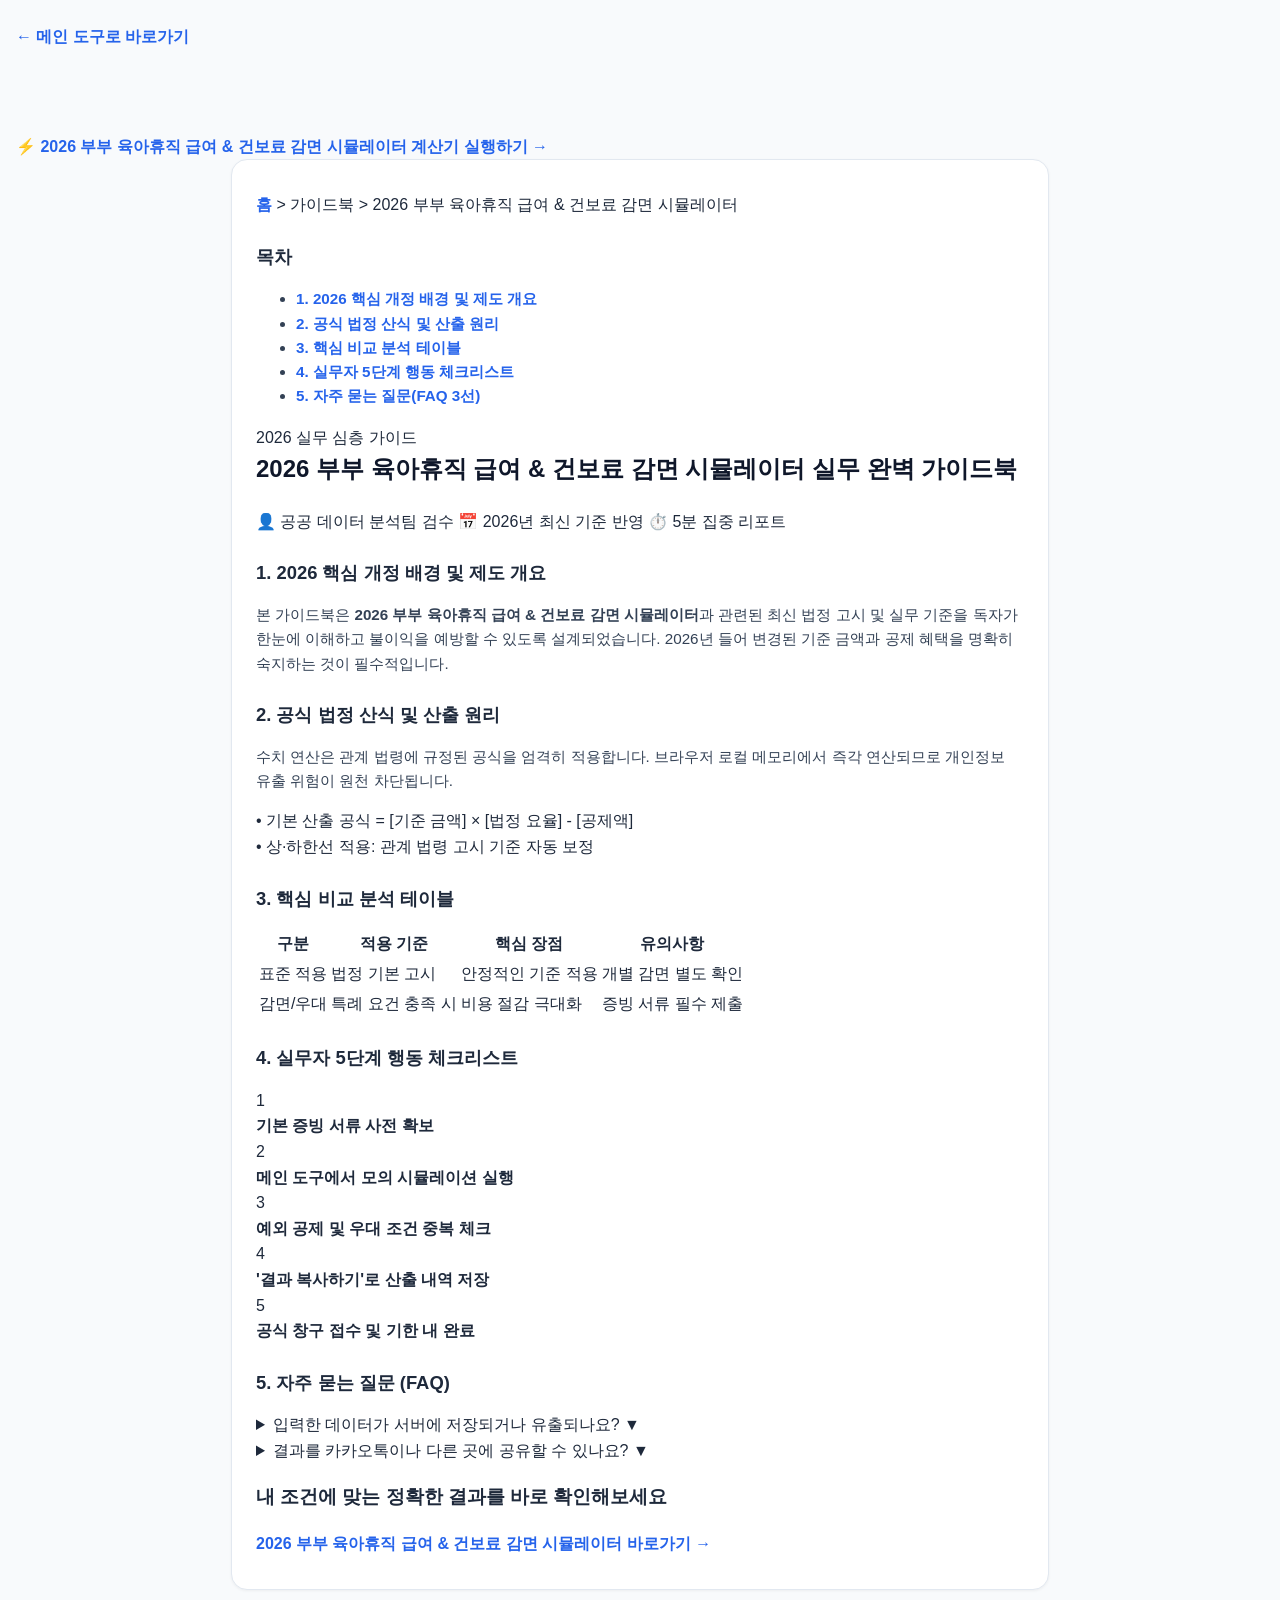
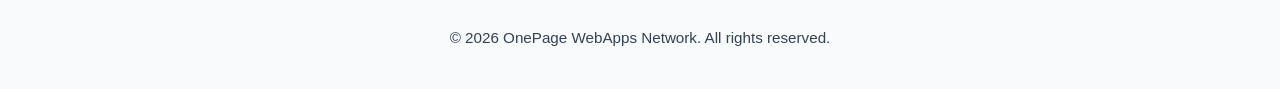
<file: guides/guide.html>
<!DOCTYPE html>
<html lang="ko">
<head>
  <meta charset="UTF-8">
  <meta name="viewport" content="width=device-width, initial-scale=1.0">
  <title>2026 부부 육아휴직 급여 & 건보료 감면 시뮬레이터 실무 완벽 가이드 (2026 최신 개정판)</title>
  <meta name="description" content="2026 부부 육아휴직 급여 & 건보료 감면 시뮬레이터의 2026년 최신 법정 기준, 산출 공식, 실무 체크리스트 및 핵심 FAQ를 집대성한 공식 심층 가이드북입니다.">
  <link rel="canonical" href="https://parental-leave.enjoy-onepage.com/guides/guide.html">
  <link rel="icon" href="/favicon.ico">
  
  <!-- OpenGraph -->
  <meta property="og:title" content="2026 부부 육아휴직 급여 & 건보료 감면 시뮬레이터 실무 완벽 가이드 (2026 최신 개정판)">
  <meta property="og:description" content="2026 부부 육아휴직 급여 & 건보료 감면 시뮬레이터의 최신 공식 기준과 실무 행동 요령을 알기 쉽게 정리했습니다.">
  <meta property="og:url" content="https://parental-leave.enjoy-onepage.com/guides/guide.html">
  <meta property="og:type" content="article">
  
  <!-- Tailwind CSS -->
  <!-- Google AdSense -->
  <script async src="https://pagead2.googlesyndication.com/pagead/js/adsbygoogle.js?client=ca-pub-2228289204702106" crossorigin="anonymous"></script>
  
  <!-- Layout Shield Style -->
  <style>
    html, body { max-width: 100%; overflow-x: hidden; }
    .manual-ad-box { width: 100%; max-width: 960px; overflow: hidden; margin: 12px auto; }
    .manual-ad-box ins { max-width: 100% !important; overflow: hidden !important; }
  </style>
<style>
  body { margin: 0; font-family: -apple-system, BlinkMacSystemFont, "Segoe UI", Roboto, sans-serif; background: #f8fafc; color: #1e293b; line-height: 1.6; padding: 24px 16px; }
  .wrap, .max-w-2xl, .max-w-3xl, .container, main { max-width: 768px; margin: 0 auto; background: #fff; padding: 32px 24px; border-radius: 16px; border: 1px solid #e2e8f0; box-shadow: 0 1px 3px rgba(0,0,0,0.05); }
  h1 { font-size: 1.5rem; font-weight: 800; margin-top: 0; color: #0f172a; }
  h2 { font-size: 1.15rem; font-weight: 700; margin-top: 24px; color: #1e293b; }
  p, li { font-size: 0.95rem; color: #334155; }
  a { color: #2563eb; text-decoration: none; font-weight: 600; }
  a:hover { text-decoration: underline; }
  .footer, footer { text-align: center; margin-top: 24px; font-size: 0.85rem; color: #64748b; }
</style>
</head>
<body class="bg-gray-50 text-gray-900 font-sans antialiased min-h-screen flex flex-col">

  <!-- 플로팅 메인 계산기 복귀 버튼 -->
  <a href="/" class="fixed bottom-6 right-6 shadow-2xl bg-blue-600 hover:bg-blue-700 text-white font-bold py-3 px-6 rounded-full flex items-center gap-2 z-50 transition transform hover:scale-105 whitespace-nowrap">
    <span>← 메인 도구로 바로가기</span>
  </a>

  <!-- 상단 슬림 배너 (3824727725) -->
  <div class="manual-ad-box text-center">
    <ins class="adsbygoogle"
         style="display:block; height:60px; max-height:60px;"
         data-ad-client="ca-pub-2228289204702106"
         data-ad-slot="3824727725"
         data-ad-format="horizontal"
         data-full-width-responsive="false"></ins>
    <script>(adsbygoogle = window.adsbygoogle || []).push({});</script>
  </div>

  <header class="bg-white border-b border-gray-200">
    <div class="max-w-6xl mx-auto px-4 py-4 flex items-center justify-between">
      <a href="/" class="text-xl font-extrabold text-blue-600 flex items-center gap-2">
        <span>⚡</span> 2026 부부 육아휴직 급여 & 건보료 감면 시뮬레이터
      </a>
      <a href="/" class="text-sm font-semibold text-blue-600 hover:text-blue-800 transition">
        계산기 실행하기 &rarr;
      </a>
    </div>
  </header>

  <main class="flex-grow max-w-6xl mx-auto px-4 py-8 w-full">
    <nav class="text-xs text-gray-500 mb-6 flex items-center gap-2">
      <a href="/" class="hover:underline">홈</a>
      <span>&gt;</span>
      <span class="text-gray-700 font-medium">가이드북</span>
      <span>&gt;</span>
      <span class="text-gray-900 font-semibold">2026 부부 육아휴직 급여 & 건보료 감면 시뮬레이터</span>
    </nav>

    <div class="grid grid-cols-1 lg:grid-cols-12 gap-8 items-start">
      <!-- 좌측 목차 (4 cols) -->
      <aside class="lg:col-span-4 space-y-6 lg:sticky lg:top-8">
        <div class="bg-white rounded-2xl p-6 border border-gray-200 shadow-sm">
          <h2 class="text-sm font-bold uppercase tracking-wider text-gray-400 mb-4">목차</h2>
          <ul class="space-y-2.5 text-sm font-medium text-gray-600">
            <li><a href="#section1" class="hover:text-blue-600 block py-1 transition border-l-2 border-transparent hover:border-blue-600 pl-2">1. 2026 핵심 개정 배경 및 제도 개요</a></li>
            <li><a href="#section2" class="hover:text-blue-600 block py-1 transition border-l-2 border-transparent hover:border-blue-600 pl-2">2. 공식 법정 산식 및 산출 원리</a></li>
            <li><a href="#section3" class="hover:text-blue-600 block py-1 transition border-l-2 border-transparent hover:border-blue-600 pl-2">3. 핵심 비교 분석 테이블</a></li>
            <li><a href="#section4" class="hover:text-blue-600 block py-1 transition border-l-2 border-transparent hover:border-blue-600 pl-2">4. 실무자 5단계 행동 체크리스트</a></li>
            <li><a href="#section5" class="hover:text-blue-600 block py-1 transition border-l-2 border-transparent hover:border-blue-600 pl-2">5. 자주 묻는 질문(FAQ 3선)</a></li>
          </ul>
        </div>
      </aside>

      <!-- 우측 본문 (8 cols) -->
      <article class="lg:col-span-8 bg-white rounded-2xl p-6 sm:p-10 border border-gray-200 shadow-sm space-y-8">
        <div>
          <span class="inline-block px-3 py-1 bg-blue-100 text-blue-800 text-xs font-bold rounded-full mb-3">2026 실무 심층 가이드</span>
          <h1 class="text-2xl sm:text-3xl lg:text-4xl font-black text-gray-900 tracking-tight leading-tight">
            2026 부부 육아휴직 급여 & 건보료 감면 시뮬레이터 실무 완벽 가이드북
          </h1>
          <div class="mt-4 flex flex-wrap items-center gap-4 text-xs text-gray-500 border-b border-gray-100 pb-6">
            <span>👤 공공 데이터 분석팀 검수</span>
            <span>📅 2026년 최신 기준 반영</span>
            <span>⏱️ 5분 집중 리포트</span>
          </div>
        </div>

        <section id="section1" class="space-y-4">
          <h2 class="text-xl font-bold text-gray-900 border-b border-gray-100 pb-2">1. 2026 핵심 개정 배경 및 제도 개요</h2>
          <p class="text-gray-700 leading-relaxed text-sm sm:text-base">
            본 가이드북은 <strong>2026 부부 육아휴직 급여 & 건보료 감면 시뮬레이터</strong>과 관련된 최신 법정 고시 및 실무 기준을 독자가 한눈에 이해하고 불이익을 예방할 수 있도록 설계되었습니다. 2026년 들어 변경된 기준 금액과 공제 혜택을 명확히 숙지하는 것이 필수적입니다.
          </p>
        </section>

        <section id="section2" class="space-y-4">
          <h2 class="text-xl font-bold text-gray-900 border-b border-gray-100 pb-2">2. 공식 법정 산식 및 산출 원리</h2>
          <p class="text-gray-700 leading-relaxed text-sm sm:text-base">
            수치 연산은 관계 법령에 규정된 공식을 엄격히 적용합니다. 브라우저 로컬 메모리에서 즉각 연산되므로 개인정보 유출 위험이 원천 차단됩니다.
          </p>
          <div class="bg-gray-50 p-5 rounded-xl border border-gray-200 font-mono text-sm text-blue-900 space-y-2">
            <div>• 기본 산출 공식 = [기준 금액] &times; [법정 요율] - [공제액]</div>
            <div>• 상·하한선 적용: 관계 법령 고시 기준 자동 보정</div>
          </div>
        </section>

        <section id="section3" class="space-y-4">
          <h2 class="text-xl font-bold text-gray-900 border-b border-gray-100 pb-2">3. 핵심 비교 분석 테이블</h2>
          <div class="overflow-x-auto">
            <table class="min-w-full text-left text-xs sm:text-sm border border-gray-200 rounded-lg overflow-hidden">
              <thead class="bg-gray-100 text-gray-700 font-bold">
                <tr>
                  <th class="p-3 border-b">구분</th>
                  <th class="p-3 border-b">적용 기준</th>
                  <th class="p-3 border-b">핵심 장점</th>
                  <th class="p-3 border-b">유의사항</th>
                </tr>
              </thead>
              <tbody class="divide-y divide-gray-200 text-gray-600">
                <tr class="hover:bg-gray-50">
                  <td class="p-3 font-semibold text-gray-900">표준 적용</td>
                  <td class="p-3">법정 기본 고시</td>
                  <td class="p-3 text-blue-600 font-medium">안정적인 기준 적용</td>
                  <td class="p-3 text-rose-600">개별 감면 별도 확인</td>
                </tr>
                <tr class="hover:bg-gray-50">
                  <td class="p-3 font-semibold text-gray-900">감면/우대</td>
                  <td class="p-3">특례 요건 충족 시</td>
                  <td class="p-3 text-blue-600 font-medium">비용 절감 극대화</td>
                  <td class="p-3 text-rose-600">증빙 서류 필수 제출</td>
                </tr>
              </tbody>
            </table>
          </div>
        </section>

        <section id="section4" class="space-y-4">
          <h2 class="text-xl font-bold text-gray-900 border-b border-gray-100 pb-2">4. 실무자 5단계 행동 체크리스트</h2>
          <div class="space-y-3">
            <div class="flex items-start gap-3 p-3 bg-gray-50 rounded-xl border border-gray-200">
              <span class="w-6 h-6 rounded-full bg-blue-600 text-white flex items-center justify-center text-xs font-bold shrink-0">1</span>
              <div><strong class="text-gray-900 text-sm">기본 증빙 서류 사전 확보</strong></div>
            </div>
            <div class="flex items-start gap-3 p-3 bg-gray-50 rounded-xl border border-gray-200">
              <span class="w-6 h-6 rounded-full bg-blue-600 text-white flex items-center justify-center text-xs font-bold shrink-0">2</span>
              <div><strong class="text-gray-900 text-sm">메인 도구에서 모의 시뮬레이션 실행</strong></div>
            </div>
            <div class="flex items-start gap-3 p-3 bg-gray-50 rounded-xl border border-gray-200">
              <span class="w-6 h-6 rounded-full bg-blue-600 text-white flex items-center justify-center text-xs font-bold shrink-0">3</span>
              <div><strong class="text-gray-900 text-sm">예외 공제 및 우대 조건 중복 체크</strong></div>
            </div>
            <div class="flex items-start gap-3 p-3 bg-gray-50 rounded-xl border border-gray-200">
              <span class="w-6 h-6 rounded-full bg-blue-600 text-white flex items-center justify-center text-xs font-bold shrink-0">4</span>
              <div><strong class="text-gray-900 text-sm">'결과 복사하기'로 산출 내역 저장</strong></div>
            </div>
            <div class="flex items-start gap-3 p-3 bg-gray-50 rounded-xl border border-gray-200">
              <span class="w-6 h-6 rounded-full bg-blue-600 text-white flex items-center justify-center text-xs font-bold shrink-0">5</span>
              <div><strong class="text-gray-900 text-sm">공식 창구 접수 및 기한 내 완료</strong></div>
            </div>
          </div>
        </section>

        <section id="section5" class="space-y-4">
          <h2 class="text-xl font-bold text-gray-900 border-b border-gray-100 pb-2">5. 자주 묻는 질문 (FAQ)</h2>
          <div class="space-y-3 text-sm">
            <details class="bg-gray-50 p-4 rounded-xl border border-gray-200 group">
              <summary class="font-bold text-gray-800 cursor-pointer list-none flex justify-between items-center">
                <span>입력한 데이터가 서버에 저장되거나 유출되나요?</span>
                <span class="text-blue-600 group-open:rotate-180 transition transform">▼</span>
              </summary>
              <p class="mt-3 text-gray-600 text-xs leading-relaxed">
                아닙니다. 100% 사용자의 PC/스마트폰 브라우저 메모리 안에서만 계산이 이루어지며 외부로 전송되지 않습니다.
              </p>
            </details>
            <details class="bg-gray-50 p-4 rounded-xl border border-gray-200 group">
              <summary class="font-bold text-gray-800 cursor-pointer list-none flex justify-between items-center">
                <span>결과를 카카오톡이나 다른 곳에 공유할 수 있나요?</span>
                <span class="text-blue-600 group-open:rotate-180 transition transform">▼</span>
              </summary>
              <p class="mt-3 text-gray-600 text-xs leading-relaxed">
                '결과 복사하기' 버튼을 누르면 계산 요약본과 바로가기 링크가 클립보드에 복사되어 간편하게 공유할 수 있습니다.
              </p>
            </details>
          </div>
        </section>

        <div class="p-6 bg-blue-50 rounded-2xl border border-blue-200 text-center space-y-3">
          <h3 class="text-lg font-bold text-blue-950">내 조건에 맞는 정확한 결과를 바로 확인해보세요</h3>
          <a href="/" class="inline-block bg-blue-600 hover:bg-blue-700 text-white font-bold py-3 px-8 rounded-xl text-sm transition shadow-md whitespace-nowrap">
            2026 부부 육아휴직 급여 & 건보료 감면 시뮬레이터 바로가기 &rarr;
          </a>
        </div>
      </article>
    </div>
  </main>

  <!-- 하단 대형 배너 (3416334507) -->
  <div class="manual-ad-box text-center mt-8 mb-4">
    <ins class="adsbygoogle"
         style="display:block"
         data-ad-client="ca-pub-2228289204702106"
         data-ad-slot="3416334507"
         data-ad-format="auto"
         data-full-width-responsive="true"></ins>
    <script>(adsbygoogle = window.adsbygoogle || []).push({});</script>
  </div>

  <footer class="bg-white border-t border-gray-200 py-8 mt-auto">
    <div class="max-w-6xl mx-auto px-4 text-center text-xs text-gray-500">
      <p>&copy; 2026 OnePage WebApps Network. All rights reserved.</p>
    </div>
  </footer>

</body>
</html>
</file>
<file: style.css>
*,::backdrop,:after,:before{--tw-border-spacing-x:0;--tw-border-spacing-y:0;--tw-translate-x:0;--tw-translate-y:0;--tw-rotate:0;--tw-skew-x:0;--tw-skew-y:0;--tw-scale-x:1;--tw-scale-y:1;--tw-pan-x: ;--tw-pan-y: ;--tw-pinch-zoom: ;--tw-scroll-snap-strictness:proximity;--tw-gradient-from-position: ;--tw-gradient-via-position: ;--tw-gradient-to-position: ;--tw-ordinal: ;--tw-slashed-zero: ;--tw-numeric-figure: ;--tw-numeric-spacing: ;--tw-numeric-fraction: ;--tw-ring-inset: ;--tw-ring-offset-width:0px;--tw-ring-offset-color:#fff;--tw-ring-color:#3b82f680;--tw-ring-offset-shadow:0 0 #0000;--tw-ring-shadow:0 0 #0000;--tw-shadow:0 0 #0000;--tw-shadow-colored:0 0 #0000;--tw-blur: ;--tw-brightness: ;--tw-contrast: ;--tw-grayscale: ;--tw-hue-rotate: ;--tw-invert: ;--tw-saturate: ;--tw-sepia: ;--tw-drop-shadow: ;--tw-backdrop-blur: ;--tw-backdrop-brightness: ;--tw-backdrop-contrast: ;--tw-backdrop-grayscale: ;--tw-backdrop-hue-rotate: ;--tw-backdrop-invert: ;--tw-backdrop-opacity: ;--tw-backdrop-saturate: ;--tw-backdrop-sepia: ;--tw-contain-size: ;--tw-contain-layout: ;--tw-contain-paint: ;--tw-contain-style: }/*! tailwindcss v3.4.17 | MIT License | https://tailwindcss.com*/*,:after,:before{box-sizing:border-box;border:0 solid #e5e7eb}:after,:before{--tw-content:""}:host,html{line-height:1.5;-webkit-text-size-adjust:100%;tab-size:4;font-family:ui-sans-serif,system-ui,sans-serif,Apple Color Emoji,Segoe UI Emoji,Segoe UI Symbol,Noto Color Emoji;font-feature-settings:normal;font-variation-settings:normal;-webkit-tap-highlight-color:transparent}body{margin:0;line-height:inherit}hr{height:0;color:inherit;border-top-width:1px}abbr:where([title]){-webkit-text-decoration:underline dotted;text-decoration:underline dotted}h1,h2,h3,h4,h5,h6{font-size:inherit;font-weight:inherit}a{color:inherit;text-decoration:inherit}b,strong{font-weight:bolder}code,kbd,pre,samp{font-family:ui-monospace,SFMono-Regular,Menlo,Monaco,Consolas,Liberation Mono,Courier New,monospace;font-feature-settings:normal;font-variation-settings:normal;font-size:1em}small{font-size:80%}sub,sup{font-size:75%;line-height:0;position:relative;vertical-align:initial}sub{bottom:-.25em}sup{top:-.5em}table{text-indent:0;border-color:inherit;border-collapse:collapse}button,input,optgroup,select,textarea{font-family:inherit;font-feature-settings:inherit;font-variation-settings:inherit;font-size:100%;font-weight:inherit;line-height:inherit;letter-spacing:inherit;color:inherit;margin:0;padding:0}button,select{text-transform:none}button,input:where([type=button]),input:where([type=reset]),input:where([type=submit]){-webkit-appearance:button;background-color:initial;background-image:none}:-moz-focusring{outline:auto}:-moz-ui-invalid{box-shadow:none}progress{vertical-align:initial}::-webkit-inner-spin-button,::-webkit-outer-spin-button{height:auto}[type=search]{-webkit-appearance:textfield;outline-offset:-2px}::-webkit-search-decoration{-webkit-appearance:none}::-webkit-file-upload-button{-webkit-appearance:button;font:inherit}summary{display:list-item}blockquote,dd,dl,figure,h1,h2,h3,h4,h5,h6,hr,p,pre{margin:0}fieldset{margin:0}fieldset,legend{padding:0}menu,ol,ul{list-style:none;margin:0;padding:0}dialog{padding:0}textarea{resize:vertical}input::placeholder,textarea::placeholder{opacity:1;color:#9ca3af}[role=button],button{cursor:pointer}:disabled{cursor:default}audio,canvas,embed,iframe,img,object,svg,video{display:block;vertical-align:middle}img,video{max-width:100%;height:auto}[hidden]:where(:not([hidden=until-found])){display:none}.sr-only{position:absolute;width:1px;height:1px;padding:0;margin:-1px;overflow:hidden;clip:rect(0,0,0,0);white-space:nowrap;border-width:0}.fixed{position:fixed}.absolute{position:absolute}.relative{position:relative}.sticky{position:sticky}.bottom-6{bottom:1.5rem}.right-0{right:0}.right-3{right:.75rem}.right-6{right:1.5rem}.top-0{top:0}.top-2\.5{top:.625rem}.z-50{z-index:50}.mx-auto{margin-left:auto;margin-right:auto}.my-6{margin-top:1.5rem;margin-bottom:1.5rem}.mb-1{margin-bottom:.25rem}.mb-2{margin-bottom:.5rem}.mb-3{margin-bottom:.75rem}.mb-4{margin-bottom:1rem}.mb-6{margin-bottom:1.5rem}.mb-8{margin-bottom:2rem}.mt-1{margin-top:.25rem}.mt-12{margin-top:3rem}.mt-3{margin-top:.75rem}.mt-4{margin-top:1rem}.mt-8{margin-top:2rem}.mt-auto{margin-top:auto}.block{display:block}.inline-block{display:inline-block}.flex{display:flex}.inline-flex{display:inline-flex}.table{display:table}.grid{display:grid}.hidden{display:none}.h-2{height:.5rem}.h-4{height:1rem}.h-5{height:1.25rem}.h-6{height:1.5rem}.h-8{height:2rem}.min-h-screen{min-height:100vh}.w-11{width:2.75rem}.w-2{width:.5rem}.w-4{width:1rem}.w-5{width:1.25rem}.w-6{width:1.5rem}.w-8{width:2rem}.w-full{width:100%}.min-w-full{min-width:100%}.max-w-3xl{max-width:48rem}.max-w-5xl{max-width:64rem}.max-w-6xl{max-width:72rem}.flex-1{flex:1 1 0%}.flex-shrink-0,.shrink-0{flex-shrink:0}.flex-grow{flex-grow:1}.transform{transform:translate(var(--tw-translate-x),var(--tw-translate-y)) rotate(var(--tw-rotate)) skewX(var(--tw-skew-x)) skewY(var(--tw-skew-y)) scaleX(var(--tw-scale-x)) scaleY(var(--tw-scale-y))}.cursor-pointer{cursor:pointer}.list-none{list-style-type:none}.grid-cols-1{grid-template-columns:repeat(1,minmax(0,1fr))}.flex-col{flex-direction:column}.flex-wrap{flex-wrap:wrap}.items-start{align-items:flex-start}.items-center{align-items:center}.items-baseline{align-items:baseline}.justify-center{justify-content:center}.justify-between{justify-content:space-between}.gap-1{gap:.25rem}.gap-1\.5{gap:.375rem}.gap-2{gap:.5rem}.gap-3{gap:.75rem}.gap-4{gap:1rem}.gap-6{gap:1.5rem}.gap-8{gap:2rem}.space-y-2>:not([hidden])~:not([hidden]){--tw-space-y-reverse:0;margin-top:calc(.5rem*(1 - var(--tw-space-y-reverse)));margin-bottom:calc(.5rem*var(--tw-space-y-reverse))}.space-y-2\.5>:not([hidden])~:not([hidden]){--tw-space-y-reverse:0;margin-top:calc(.625rem*(1 - var(--tw-space-y-reverse)));margin-bottom:calc(.625rem*var(--tw-space-y-reverse))}.space-y-3>:not([hidden])~:not([hidden]){--tw-space-y-reverse:0;margin-top:calc(.75rem*(1 - var(--tw-space-y-reverse)));margin-bottom:calc(.75rem*var(--tw-space-y-reverse))}.space-y-4>:not([hidden])~:not([hidden]){--tw-space-y-reverse:0;margin-top:calc(1rem*(1 - var(--tw-space-y-reverse)));margin-bottom:calc(1rem*var(--tw-space-y-reverse))}.space-y-5>:not([hidden])~:not([hidden]){--tw-space-y-reverse:0;margin-top:calc(1.25rem*(1 - var(--tw-space-y-reverse)));margin-bottom:calc(1.25rem*var(--tw-space-y-reverse))}.space-y-6>:not([hidden])~:not([hidden]){--tw-space-y-reverse:0;margin-top:calc(1.5rem*(1 - var(--tw-space-y-reverse)));margin-bottom:calc(1.5rem*var(--tw-space-y-reverse))}.space-y-8>:not([hidden])~:not([hidden]){--tw-space-y-reverse:0;margin-top:calc(2rem*(1 - var(--tw-space-y-reverse)));margin-bottom:calc(2rem*var(--tw-space-y-reverse))}.divide-y>:not([hidden])~:not([hidden]){--tw-divide-y-reverse:0;border-top-width:calc(1px*(1 - var(--tw-divide-y-reverse)));border-bottom-width:calc(1px*var(--tw-divide-y-reverse))}.divide-gray-200>:not([hidden])~:not([hidden]){--tw-divide-opacity:1;border-color:rgb(229 231 235/var(--tw-divide-opacity,1))}.overflow-hidden{overflow:hidden}.overflow-x-auto{overflow-x:auto}.whitespace-nowrap{white-space:nowrap}.rounded-2xl{border-radius:1rem}.rounded-full{border-radius:9999px}.rounded-lg{border-radius:.5rem}.rounded-xl{border-radius:.75rem}.rounded-bl-xl{border-bottom-left-radius:.75rem}.border{border-width:1px}.border-2{border-width:2px}.border-b{border-bottom-width:1px}.border-l-2{border-left-width:2px}.border-t{border-top-width:1px}.border-blue-100{--tw-border-opacity:1;border-color:rgb(219 234 254/var(--tw-border-opacity,1))}.border-blue-200{--tw-border-opacity:1;border-color:rgb(191 219 254/var(--tw-border-opacity,1))}.border-blue-200\/80{border-color:#bfdbfecc}.border-gray-100{--tw-border-opacity:1;border-color:rgb(243 244 246/var(--tw-border-opacity,1))}.border-gray-200{--tw-border-opacity:1;border-color:rgb(229 231 235/var(--tw-border-opacity,1))}.border-indigo-100{--tw-border-opacity:1;border-color:rgb(224 231 255/var(--tw-border-opacity,1))}.border-indigo-500\/30{border-color:#6366f14d}.border-slate-100{--tw-border-opacity:1;border-color:rgb(241 245 249/var(--tw-border-opacity,1))}.border-slate-200{--tw-border-opacity:1;border-color:rgb(226 232 240/var(--tw-border-opacity,1))}.border-slate-300{--tw-border-opacity:1;border-color:rgb(203 213 225/var(--tw-border-opacity,1))}.border-transparent{border-color:#0000}.bg-blue-100{--tw-bg-opacity:1;background-color:rgb(219 234 254/var(--tw-bg-opacity,1))}.bg-blue-50{--tw-bg-opacity:1;background-color:rgb(239 246 255/var(--tw-bg-opacity,1))}.bg-blue-600{--tw-bg-opacity:1;background-color:rgb(37 99 235/var(--tw-bg-opacity,1))}.bg-emerald-500{--tw-bg-opacity:1;background-color:rgb(16 185 129/var(--tw-bg-opacity,1))}.bg-gray-100{--tw-bg-opacity:1;background-color:rgb(243 244 246/var(--tw-bg-opacity,1))}.bg-gray-50{--tw-bg-opacity:1;background-color:rgb(249 250 251/var(--tw-bg-opacity,1))}.bg-indigo-100{--tw-bg-opacity:1;background-color:rgb(224 231 255/var(--tw-bg-opacity,1))}.bg-indigo-50\/50{background-color:#eef2ff80}.bg-indigo-50\/60{background-color:#eef2ff99}.bg-indigo-600{--tw-bg-opacity:1;background-color:rgb(79 70 229/var(--tw-bg-opacity,1))}.bg-slate-100{--tw-bg-opacity:1;background-color:rgb(241 245 249/var(--tw-bg-opacity,1))}.bg-slate-300{--tw-bg-opacity:1;background-color:rgb(203 213 225/var(--tw-bg-opacity,1))}.bg-slate-50{--tw-bg-opacity:1;background-color:rgb(248 250 252/var(--tw-bg-opacity,1))}.bg-slate-50\/50{background-color:#f8fafc80}.bg-slate-900{--tw-bg-opacity:1;background-color:rgb(15 23 42/var(--tw-bg-opacity,1))}.bg-white{--tw-bg-opacity:1;background-color:rgb(255 255 255/var(--tw-bg-opacity,1))}.bg-gradient-to-r{background-image:linear-gradient(to right,var(--tw-gradient-stops))}.from-blue-50{--tw-gradient-from:#eff6ff var(--tw-gradient-from-position);--tw-gradient-to:#eff6ff00 var(--tw-gradient-to-position);--tw-gradient-stops:var(--tw-gradient-from),var(--tw-gradient-to)}.to-indigo-50{--tw-gradient-to:#eef2ff var(--tw-gradient-to-position)}.p-2{padding:.5rem}.p-3{padding:.75rem}.p-3\.5{padding:.875rem}.p-4{padding:1rem}.p-5{padding:1.25rem}.p-6{padding:1.5rem}.px-3{padding-left:.75rem;padding-right:.75rem}.px-4{padding-left:1rem;padding-right:1rem}.px-5{padding-left:1.25rem;padding-right:1.25rem}.px-6{padding-left:1.5rem;padding-right:1.5rem}.px-8{padding-left:2rem;padding-right:2rem}.py-1{padding-top:.25rem;padding-bottom:.25rem}.py-2{padding-top:.5rem;padding-bottom:.5rem}.py-2\.5{padding-top:.625rem;padding-bottom:.625rem}.py-3{padding-top:.75rem;padding-bottom:.75rem}.py-3\.5{padding-top:.875rem;padding-bottom:.875rem}.py-4{padding-top:1rem;padding-bottom:1rem}.py-6{padding-top:1.5rem;padding-bottom:1.5rem}.py-8{padding-top:2rem;padding-bottom:2rem}.pb-2{padding-bottom:.5rem}.pb-4{padding-bottom:1rem}.pb-6{padding-bottom:1.5rem}.pl-2{padding-left:.5rem}.pt-2{padding-top:.5rem}.pt-4{padding-top:1rem}.text-left{text-align:left}.text-center{text-align:center}.font-mono{font-family:ui-monospace,SFMono-Regular,Menlo,Monaco,Consolas,Liberation Mono,Courier New,monospace}.font-sans{font-family:ui-sans-serif,system-ui,sans-serif,Apple Color Emoji,Segoe UI Emoji,Segoe UI Symbol,Noto Color Emoji}.text-2xl{font-size:1.5rem;line-height:2rem}.text-3xl{font-size:1.875rem;line-height:2.25rem}.text-\[11px\]{font-size:11px}.text-base{font-size:1rem;line-height:1.5rem}.text-lg{font-size:1.125rem;line-height:1.75rem}.text-sm{font-size:.875rem;line-height:1.25rem}.text-xl{font-size:1.25rem;line-height:1.75rem}.text-xs{font-size:.75rem;line-height:1rem}.font-black{font-weight:900}.font-bold{font-weight:700}.font-extrabold{font-weight:800}.font-medium{font-weight:500}.font-normal{font-weight:400}.font-semibold{font-weight:600}.uppercase{text-transform:uppercase}.leading-relaxed{line-height:1.625}.leading-snug{line-height:1.375}.leading-tight{line-height:1.25}.tracking-tight{letter-spacing:-.025em}.tracking-wide{letter-spacing:.025em}.tracking-wider{letter-spacing:.05em}.text-blue-600{--tw-text-opacity:1;color:rgb(37 99 235/var(--tw-text-opacity,1))}.text-blue-800{--tw-text-opacity:1;color:rgb(30 64 175/var(--tw-text-opacity,1))}.text-blue-900{--tw-text-opacity:1;color:rgb(30 58 138/var(--tw-text-opacity,1))}.text-blue-950{--tw-text-opacity:1;color:rgb(23 37 84/var(--tw-text-opacity,1))}.text-emerald-600{--tw-text-opacity:1;color:rgb(5 150 105/var(--tw-text-opacity,1))}.text-gray-400{--tw-text-opacity:1;color:rgb(156 163 175/var(--tw-text-opacity,1))}.text-gray-500{--tw-text-opacity:1;color:rgb(107 114 128/var(--tw-text-opacity,1))}.text-gray-600{--tw-text-opacity:1;color:rgb(75 85 99/var(--tw-text-opacity,1))}.text-gray-700{--tw-text-opacity:1;color:rgb(55 65 81/var(--tw-text-opacity,1))}.text-gray-800{--tw-text-opacity:1;color:rgb(31 41 55/var(--tw-text-opacity,1))}.text-gray-900{--tw-text-opacity:1;color:rgb(17 24 39/var(--tw-text-opacity,1))}.text-indigo-600{--tw-text-opacity:1;color:rgb(79 70 229/var(--tw-text-opacity,1))}.text-indigo-700{--tw-text-opacity:1;color:rgb(67 56 202/var(--tw-text-opacity,1))}.text-indigo-800{--tw-text-opacity:1;color:rgb(55 48 163/var(--tw-text-opacity,1))}.text-indigo-900{--tw-text-opacity:1;color:rgb(49 46 129/var(--tw-text-opacity,1))}.text-indigo-950{--tw-text-opacity:1;color:rgb(30 27 75/var(--tw-text-opacity,1))}.text-rose-600{--tw-text-opacity:1;color:rgb(225 29 72/var(--tw-text-opacity,1))}.text-slate-400{--tw-text-opacity:1;color:rgb(148 163 184/var(--tw-text-opacity,1))}.text-slate-500{--tw-text-opacity:1;color:rgb(100 116 139/var(--tw-text-opacity,1))}.text-slate-600{--tw-text-opacity:1;color:rgb(71 85 105/var(--tw-text-opacity,1))}.text-slate-700{--tw-text-opacity:1;color:rgb(51 65 85/var(--tw-text-opacity,1))}.text-slate-800{--tw-text-opacity:1;color:rgb(30 41 59/var(--tw-text-opacity,1))}.text-slate-900{--tw-text-opacity:1;color:rgb(15 23 42/var(--tw-text-opacity,1))}.text-white{--tw-text-opacity:1;color:rgb(255 255 255/var(--tw-text-opacity,1))}.antialiased{-webkit-font-smoothing:antialiased;-moz-osx-font-smoothing:grayscale}.shadow-2xl{--tw-shadow:0 25px 50px -12px #00000040;--tw-shadow-colored:0 25px 50px -12px var(--tw-shadow-color)}.shadow-2xl,.shadow-md{box-shadow:var(--tw-ring-offset-shadow,0 0 #0000),var(--tw-ring-shadow,0 0 #0000),var(--tw-shadow)}.shadow-md{--tw-shadow:0 4px 6px -1px #0000001a,0 2px 4px -2px #0000001a;--tw-shadow-colored:0 4px 6px -1px var(--tw-shadow-color),0 2px 4px -2px var(--tw-shadow-color)}.shadow-sm{--tw-shadow:0 1px 2px 0 #0000000d;--tw-shadow-colored:0 1px 2px 0 var(--tw-shadow-color);box-shadow:var(--tw-ring-offset-shadow,0 0 #0000),var(--tw-ring-shadow,0 0 #0000),var(--tw-shadow)}.outline{outline-style:solid}.transition{transition-property:color,background-color,border-color,text-decoration-color,fill,stroke,opacity,box-shadow,transform,filter,-webkit-backdrop-filter;transition-property:color,background-color,border-color,text-decoration-color,fill,stroke,opacity,box-shadow,transform,filter,backdrop-filter;transition-property:color,background-color,border-color,text-decoration-color,fill,stroke,opacity,box-shadow,transform,filter,backdrop-filter,-webkit-backdrop-filter;transition-timing-function:cubic-bezier(.4,0,.2,1);transition-duration:.15s}.transition-colors{transition-property:color,background-color,border-color,text-decoration-color,fill,stroke;transition-timing-function:cubic-bezier(.4,0,.2,1);transition-duration:.15s}.after\:absolute:after{content:var(--tw-content);position:absolute}.after\:left-\[2px\]:after{content:var(--tw-content);left:2px}.after\:top-\[2px\]:after{content:var(--tw-content);top:2px}.after\:h-5:after{content:var(--tw-content);height:1.25rem}.after\:w-5:after{content:var(--tw-content);width:1.25rem}.after\:rounded-full:after{content:var(--tw-content);border-radius:9999px}.after\:border:after{content:var(--tw-content);border-width:1px}.after\:border-slate-300:after{content:var(--tw-content);--tw-border-opacity:1;border-color:rgb(203 213 225/var(--tw-border-opacity,1))}.after\:bg-white:after{content:var(--tw-content);--tw-bg-opacity:1;background-color:rgb(255 255 255/var(--tw-bg-opacity,1))}.after\:transition-all:after{content:var(--tw-content);transition-property:all;transition-timing-function:cubic-bezier(.4,0,.2,1);transition-duration:.15s}.after\:content-\[\'\'\]:after{--tw-content:"";content:var(--tw-content)}.hover\:scale-105:hover{--tw-scale-x:1.05;--tw-scale-y:1.05;transform:translate(var(--tw-translate-x),var(--tw-translate-y)) rotate(var(--tw-rotate)) skewX(var(--tw-skew-x)) skewY(var(--tw-skew-y)) scaleX(var(--tw-scale-x)) scaleY(var(--tw-scale-y))}.hover\:border-blue-600:hover{--tw-border-opacity:1;border-color:rgb(37 99 235/var(--tw-border-opacity,1))}.hover\:bg-blue-700:hover{--tw-bg-opacity:1;background-color:rgb(29 78 216/var(--tw-bg-opacity,1))}.hover\:bg-gray-50:hover{--tw-bg-opacity:1;background-color:rgb(249 250 251/var(--tw-bg-opacity,1))}.hover\:bg-indigo-700:hover{--tw-bg-opacity:1;background-color:rgb(67 56 202/var(--tw-bg-opacity,1))}.hover\:bg-slate-200:hover{--tw-bg-opacity:1;background-color:rgb(226 232 240/var(--tw-bg-opacity,1))}.hover\:bg-slate-800:hover{--tw-bg-opacity:1;background-color:rgb(30 41 59/var(--tw-bg-opacity,1))}.hover\:text-blue-600:hover{--tw-text-opacity:1;color:rgb(37 99 235/var(--tw-text-opacity,1))}.hover\:text-blue-800:hover{--tw-text-opacity:1;color:rgb(30 64 175/var(--tw-text-opacity,1))}.hover\:text-indigo-600:hover{--tw-text-opacity:1;color:rgb(79 70 229/var(--tw-text-opacity,1))}.hover\:underline:hover{text-decoration-line:underline}.hover\:shadow:hover{--tw-shadow:0 1px 3px 0 #0000001a,0 1px 2px -1px #0000001a;--tw-shadow-colored:0 1px 3px 0 var(--tw-shadow-color),0 1px 2px -1px var(--tw-shadow-color)}.hover\:shadow-lg:hover,.hover\:shadow:hover{box-shadow:var(--tw-ring-offset-shadow,0 0 #0000),var(--tw-ring-shadow,0 0 #0000),var(--tw-shadow)}.hover\:shadow-lg:hover{--tw-shadow:0 10px 15px -3px #0000001a,0 4px 6px -4px #0000001a;--tw-shadow-colored:0 10px 15px -3px var(--tw-shadow-color),0 4px 6px -4px var(--tw-shadow-color)}.focus\:border-indigo-500:focus{--tw-border-opacity:1;border-color:rgb(99 102 241/var(--tw-border-opacity,1))}.focus\:ring-2:focus{--tw-ring-offset-shadow:var(--tw-ring-inset) 0 0 0 var(--tw-ring-offset-width) var(--tw-ring-offset-color);--tw-ring-shadow:var(--tw-ring-inset) 0 0 0 calc(2px + var(--tw-ring-offset-width)) var(--tw-ring-color);box-shadow:var(--tw-ring-offset-shadow),var(--tw-ring-shadow),var(--tw-shadow,0 0 #0000)}.focus\:ring-indigo-500:focus{--tw-ring-opacity:1;--tw-ring-color:rgb(99 102 241/var(--tw-ring-opacity,1))}.group[open] .group-open\:rotate-180{--tw-rotate:180deg;transform:translate(var(--tw-translate-x),var(--tw-translate-y)) rotate(var(--tw-rotate)) skewX(var(--tw-skew-x)) skewY(var(--tw-skew-y)) scaleX(var(--tw-scale-x)) scaleY(var(--tw-scale-y))}.peer:checked~.peer-checked\:bg-indigo-600{--tw-bg-opacity:1;background-color:rgb(79 70 229/var(--tw-bg-opacity,1))}.peer:checked~.peer-checked\:after\:translate-x-full:after{content:var(--tw-content);--tw-translate-x:100%;transform:translate(var(--tw-translate-x),var(--tw-translate-y)) rotate(var(--tw-rotate)) skewX(var(--tw-skew-x)) skewY(var(--tw-skew-y)) scaleX(var(--tw-scale-x)) scaleY(var(--tw-scale-y))}.peer:checked~.peer-checked\:after\:border-white:after{content:var(--tw-content);--tw-border-opacity:1;border-color:rgb(255 255 255/var(--tw-border-opacity,1))}.peer:focus~.peer-focus\:outline-none{outline:2px solid #0000;outline-offset:2px}@media (min-width:640px){.sm\:flex-row{flex-direction:row}.sm\:p-10{padding:2.5rem}.sm\:p-8{padding:2rem}.sm\:text-3xl{font-size:1.875rem;line-height:2.25rem}.sm\:text-4xl{font-size:2.25rem;line-height:2.5rem}.sm\:text-base{font-size:1rem;line-height:1.5rem}.sm\:text-sm{font-size:.875rem;line-height:1.25rem}}@media (min-width:1024px){.lg\:sticky{position:sticky}.lg\:top-20{top:5rem}.lg\:top-8{top:2rem}.lg\:col-span-4{grid-column:span 4/span 4}.lg\:col-span-6{grid-column:span 6/span 6}.lg\:col-span-8{grid-column:span 8/span 8}.lg\:grid-cols-12{grid-template-columns:repeat(12,minmax(0,1fr))}.lg\:text-4xl{font-size:2.25rem;line-height:2.5rem}}
</file>
